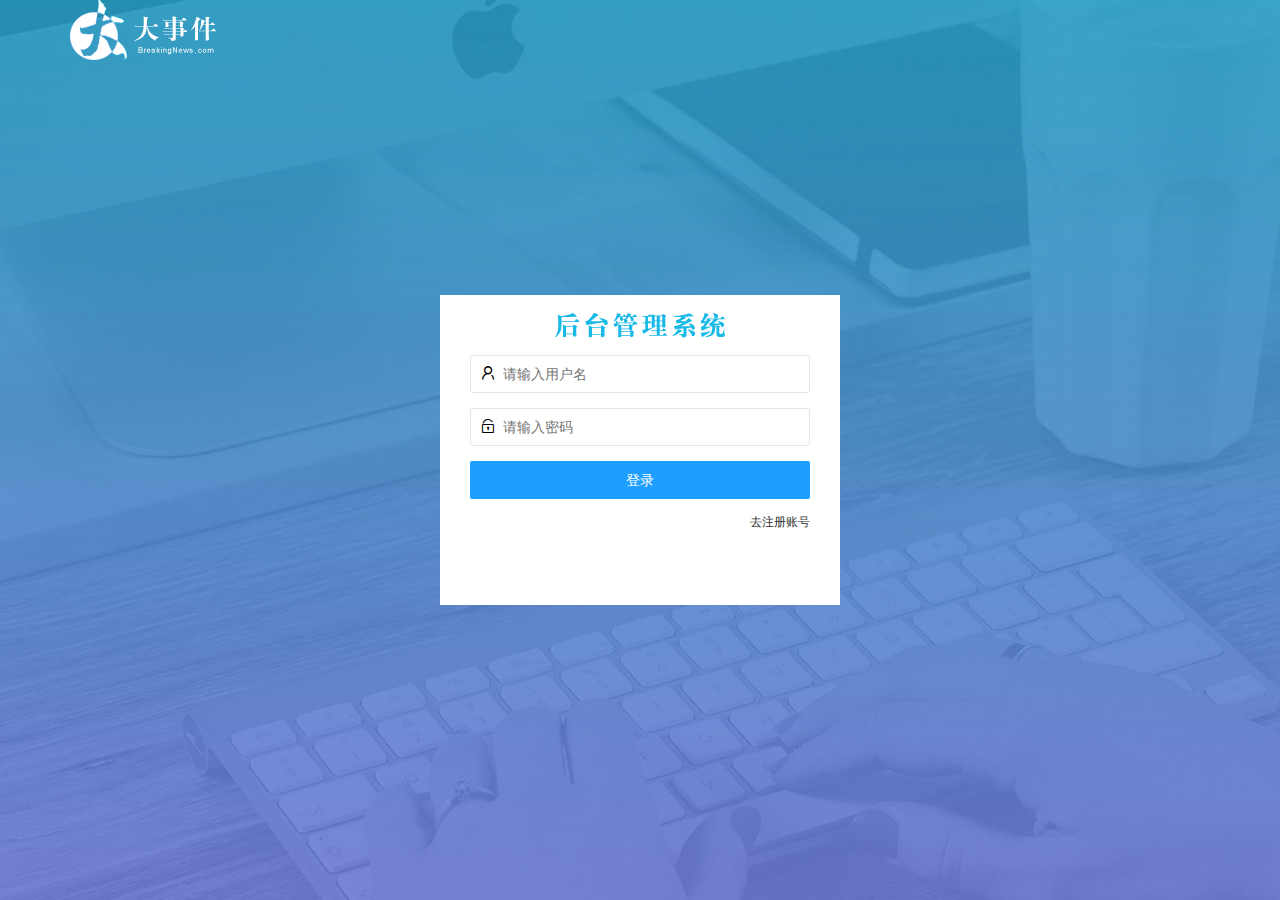
<file: login.html>
<!DOCTYPE html>
<html lang="en">

<head>
    <meta charset="UTF-8">
    <meta name="viewport" content="width=device-width, initial-scale=1.0">
    <title>大事件-登陆/注册</title>
    <!-- 引入leyui样式 -->
    <link rel="stylesheet" href="/assets/lib/layui/css/layui.css" />
    <!-- 自己的样式 会覆盖掉leyui的样式-->
    <link rel="stylesheet" href="/assets/css/login.css" />

</head>

<body>
    <!-- logo区域 -->
    <div class="layui-main">
        <img src="/assets/images/logo.png" alt="">
    </div>

    <!-- 4.登陆注册区域 -->
    <div class="loginAndRegBox">
        <!-- 4.1登陆注册标题区域 -->
        <div class="titleBox"></div>
        <!-- 4.2登陆div -->
        <div class="login-box">
            <!-- 登录表单 -->
            <form class="layui-form" id="form_login">
                <!-- 用户名 -->
                <div class="layui-form-item">
                    <i class="layui-icon layui-icon-username"></i>
                    <input  type="text" name="username" required lay-verify="required|username"
                        placeholder="请输入用户名" autocomplete="off" class="layui-input">
                </div>
                <!-- 密码 -->
                <div class="layui-form-item">
                    <i class="layui-icon layui-icon-password"></i>
                    <input  type="text" name="password" required lay-verify="required|pwd"
                        placeholder="请输入密码" autocomplete="off" class="layui-input">
                </div>
                <!-- 登录按钮 -->
                <div class="layui-form-item">
                    <!-- lay-submit必须存在 会有submit事件绑定 -->
                    <button class="layui-btn layui-btn-fluid layui-btn-normal" lay-submit>登录</button>
                </div>
                <!-- a链接 -->
                <div class="layui-form-item links">
                    <a href="javascript:;" id="link_reg">去注册账号</a>
                </div>
            </form>
        </div>

        <!-- 4.3注册div -->
        <div class="reg-box" style="display: none;">
            <!-- 注册表单 -->
            <form class="layui-form" id="form_reg">
                <!-- 用户名 -->
                <div class="layui-form-item">
                    <i class="layui-icon layui-icon-username"></i>
                    <input type="text" name="username" required lay-verify="required|username" placeholder="请输入用户名"
                        autocomplete="off" class="layui-input">
                </div>
                <!-- 密码 -->
                <div class="layui-form-item">
                    <i class="layui-icon layui-icon-password"></i>
                    <input type="password" name="password" required lay-verify="required|pwd" placeholder="请输入密码"
                        autocomplete="off" class="layui-input">
                </div>
                <!-- 确认密码 -->
                <div class="layui-form-item">
                    <i class="layui-icon layui-icon-password"></i>
                    <input type="password" name="repassword" required lay-verify="required|pwd|repwd"
                        placeholder="请再次确认密码" autocomplete="off" class="layui-input">
                </div>
                <!-- 登录按钮 -->
                <div class="layui-form-item">
                    <!-- lay-submit必须存在 会有submit事件绑定 -->
                    <button class="layui-btn layui-btn-fluid layui-btn-normal" lay-submit>登录</button>
                </div>
                <!-- a链接 -->
                <div class="layui-form-item links">
                    <a href="javascript:;" id="link_login">去登录</a>
                </div>
            </form>
        </div>
    </div>
    <!-- 引入layui的js -->
    <script src="/assets/lib/layui/layui.all.js"></script>
    <!-- 引入jq -->
    <script src="/assets/lib/jquery.js"></script>
    <!-- 引入ajax预过滤 -->
    <script src="/assets/js/baseAPI.js"></script>
    <!-- 引入自己写的js -->
    <script src="/assets/js/login.js"></script>
</body>

</html>
</file>
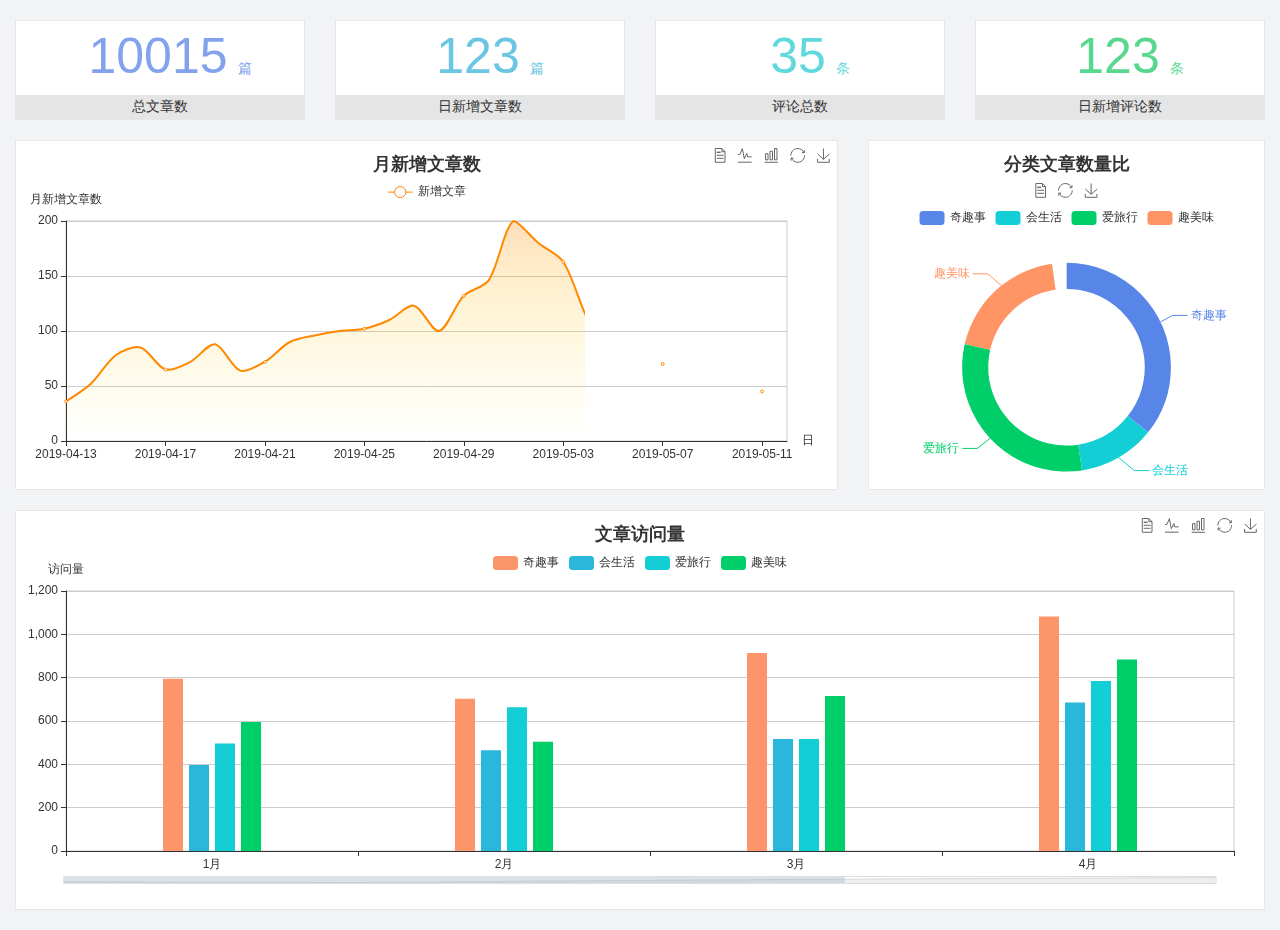
<file: home/dashboard.html>
<!DOCTYPE html>
<html lang="en">

<head>
  <meta charset="UTF-8">
  <meta name="viewport" content="width=device-width, initial-scale=1.0">
  <meta http-equiv="X-UA-Compatible" content="ie=edge">
  <title>图表统计</title>
  <link rel="stylesheet" href="../assets/lib/bootstrap.css" />
  <link rel="stylesheet" href="../assets/lib/main.css" />
  <script src="../assets/lib/jquery.js"></script>
  <script type="text/javascript" src="../assets/lib/echarts.min.js"></script>
</head>

<body>
  <div class="container-fluid">
    <div class="row spannel_list">
      <div class="col-sm-3 col-xs-6">
        <div class="spannel">
          <em>10015</em><span>篇</span>
          <b>总文章数</b>
        </div>
      </div>
      <div class="col-sm-3 col-xs-6">
        <div class="spannel scolor01">
          <em>123</em><span>篇</span>
          <b>日新增文章数</b>
        </div>
      </div>
      <div class="col-sm-3 col-xs-6">
        <div class="spannel scolor02">
          <em>35</em><span>条</span>
          <b>评论总数</b>
        </div>
      </div>
      <div class="col-sm-3 col-xs-6">
        <div class="spannel scolor03">
          <em>123</em><span>条</span>
          <b>日新增评论数</b>
        </div>
      </div>
    </div>
  </div>

  <div class="container-fluid">
    <div class="row curve-pie">
      <div class="col-lg-8 col-md-8">
        <div class="gragh_pannel" id="curve_show"></div>
      </div>
      <div class="col-lg-4 col-md-4">
        <div class="gragh_pannel" id="pie_show"></div>
      </div>
    </div>
  </div>

  <div class="container-fluid">
    <div class="column_pannel" id="column_show"></div>
  </div>

  <script>
    var oChart = echarts.init(document.getElementById('curve_show'));
    var aList_all = [
      { 'count': 36, 'date': '2019-04-13' },
      { 'count': 52, 'date': '2019-04-14' },
      { 'count': 78, 'date': '2019-04-15' },
      { 'count': 85, 'date': '2019-04-16' },
      { 'count': 65, 'date': '2019-04-17' },
      { 'count': 72, 'date': '2019-04-18' },
      { 'count': 88, 'date': '2019-04-19' },
      { 'count': 64, 'date': '2019-04-20' },
      { 'count': 72, 'date': '2019-04-21' },
      { 'count': 90, 'date': '2019-04-22' },
      { 'count': 96, 'date': '2019-04-23' },
      { 'count': 100, 'date': '2019-04-24' },
      { 'count': 102, 'date': '2019-04-25' },
      { 'count': 110, 'date': '2019-04-26' },
      { 'count': 123, 'date': '2019-04-27' },
      { 'count': 100, 'date': '2019-04-28' },
      { 'count': 132, 'date': '2019-04-29' },
      { 'count': 146, 'date': '2019-04-30' },
      { 'count': 200, 'date': '2019-05-01' },
      { 'count': 180, 'date': '2019-05-02' },
      { 'count': 163, 'date': '2019-05-03' },
      { 'count': 110, 'date': '2019-05-04' },
      { 'count': 80, 'date': '2019-05-05' },
      { 'count': 82, 'date': '2019-05-06' },
      { 'count': 70, 'date': '2019-05-07' },
      { 'count': 65, 'date': '2019-05-08' },
      { 'count': 54, 'date': '2019-05-09' },
      { 'count': 40, 'date': '2019-05-10' },
      { 'count': 45, 'date': '2019-05-11' },
      { 'count': 38, 'date': '2019-05-12' },
    ];

    let aCount = [];
    let aDate = [];

    for (var i = 0; i < aList_all.length; i++) {
      aCount.push(aList_all[i].count);
      aDate.push(aList_all[i].date);
    }

    var chartopt = {
      title: {
        text: '月新增文章数',
        left: 'center',
        top: '10'
      },
      tooltip: {
        trigger: 'axis'
      },
      legend: {
        data: ['新增文章'],
        top: '40'
      },
      toolbox: {
        show: true,
        feature: {
          mark: { show: true },
          dataView: { show: true, readOnly: false },
          magicType: { show: true, type: ['line', 'bar'] },
          restore: { show: true },
          saveAsImage: { show: true }
        }
      },
      calculable: true,
      xAxis: [
        {
          name: '日',
          type: 'category',
          boundaryGap: false,
          data: aDate
        }
      ],
      yAxis: [
        {
          name: '月新增文章数',
          type: 'value'
        }
      ],
      series: [
        {
          name: '新增文章',
          type: 'line',
          smooth: true,
          itemStyle: { normal: { areaStyle: { type: 'default' }, color: '#f80' }, lineStyle: { color: '#f80' } },
          data: aCount
        }],
      areaStyle: {
        normal: {
          color: new echarts.graphic.LinearGradient(0, 0, 0, 1, [{
            offset: 0,
            color: 'rgba(255,136,0,0.39)'
          }, {
            offset: .34,
            color: 'rgba(255,180,0,0.25)'
          }, {
            offset: 1,
            color: 'rgba(255,222,0,0.00)'
          }])

        }
      },
      grid: {
        show: true,
        x: 50,
        x2: 50,
        y: 80,
        height: 220
      }
    };

    oChart.setOption(chartopt);


    var oPie = echarts.init(document.getElementById('pie_show'));
    var oPieopt =
    {
      title: {
        top: 10,
        text: '分类文章数量比',
        x: 'center'
      },
      tooltip: {
        trigger: 'item',
        formatter: "{a} <br/>{b} : {c} ({d}%)"
      },
      color: ['#5885e8', '#13cfd5', '#00ce68', '#ff9565'],
      legend: {
        x: 'center',
        top: 65,
        data: ['奇趣事', '会生活', '爱旅行', '趣美味']
      },
      toolbox: {
        show: true,
        x: 'center',
        top: 35,
        feature: {
          mark: { show: true },
          dataView: { show: true, readOnly: false },
          magicType: {
            show: true,
            type: ['pie', 'funnel'],
            option: {
              funnel: {
                x: '25%',
                width: '50%',
                funnelAlign: 'left',
                max: 1548
              }
            }
          },
          restore: { show: true },
          saveAsImage: { show: true }
        }
      },
      calculable: true,
      series: [
        {
          name: '访问来源',
          type: 'pie',
          radius: ['45%', '60%'],
          center: ['50%', '65%'],
          data: [
            { value: 300, name: '奇趣事' },
            { value: 100, name: '会生活' },
            { value: 260, name: '爱旅行' },
            { value: 180, name: '趣美味' }
          ]
        }
      ]
    };
    oPie.setOption(oPieopt);



    var oColumn = this.echarts.init(document.getElementById('column_show'));
    var oColumnopt =
    {
      title: {
        text: '文章访问量',
        left: 'center',
        top: '10'
      },
      tooltip: {
        trigger: 'axis'
      },
      legend: {
        data: ['奇趣事', '会生活', '爱旅行', '趣美味'],
        top: '40'
      },
      toolbox: {
        show: true,
        feature: {
          mark: { show: true },
          dataView: { show: true, readOnly: false },
          magicType: { show: true, type: ['line', 'bar'] },
          restore: { show: true },
          saveAsImage: { show: true }
        }
      },
      calculable: true,
      xAxis: [
        {
          type: 'category',
          data: ['1月', '2月', '3月', '4月', '5月']
        }
      ],
      yAxis: [
        {
          name: '访问量',
          type: 'value'
        }
      ],
      series: [
        {
          name: '奇趣事',
          type: 'bar',
          barWidth: 20,
          itemStyle: {
            normal: { areaStyle: { type: 'default' }, color: '#fd956a' }
          },
          data: [800, 708, 920, 1090, 1200]
        },
        {
          name: '会生活',
          type: 'bar',
          barWidth: 20,
          itemStyle: {
            normal: { areaStyle: { type: 'default' }, color: '#2bb6db' }
          },
          data: [400, 468, 520, 690, 800]
        },
        {
          name: '爱旅行',
          type: 'bar',
          barWidth: 20,
          itemStyle: {
            normal: { areaStyle: { type: 'default' }, color: '#13cfd5' }
          },
          data: [500, 668, 520, 790, 900]
        },
        {
          name: '趣美味',
          type: 'bar',
          barWidth: 20,
          itemStyle: {
            normal: { areaStyle: { type: 'default' }, color: '#00ce68' }
          },
          data: [600, 508, 720, 890, 1000]
        }
      ],
      grid: {
        show: true,
        x: 50,
        x2: 30,
        y: 80,
        height: 260
      },
      dataZoom: [//给x轴设置滚动条
        {
          start: 0,//默认为0
          end: 100 - 1000 / 31,//默认为100
          type: 'slider',
          show: true,
          xAxisIndex: [0],
          handleSize: 0,//滑动条的 左右2个滑动条的大小
          height: 8,//组件高度
          left: 45, //左边的距离
          right: 50,//右边的距离
          bottom: 26,//右边的距离
          handleColor: '#ddd',//h滑动图标的颜色
          handleStyle: {
            borderColor: "#cacaca",
            borderWidth: "1",
            shadowBlur: 2,
            background: "#ddd",
            shadowColor: "#ddd",
          }
        }]
    };
    oColumn.setOption(oColumnopt);
  </script>
</body>

</html>
</file>
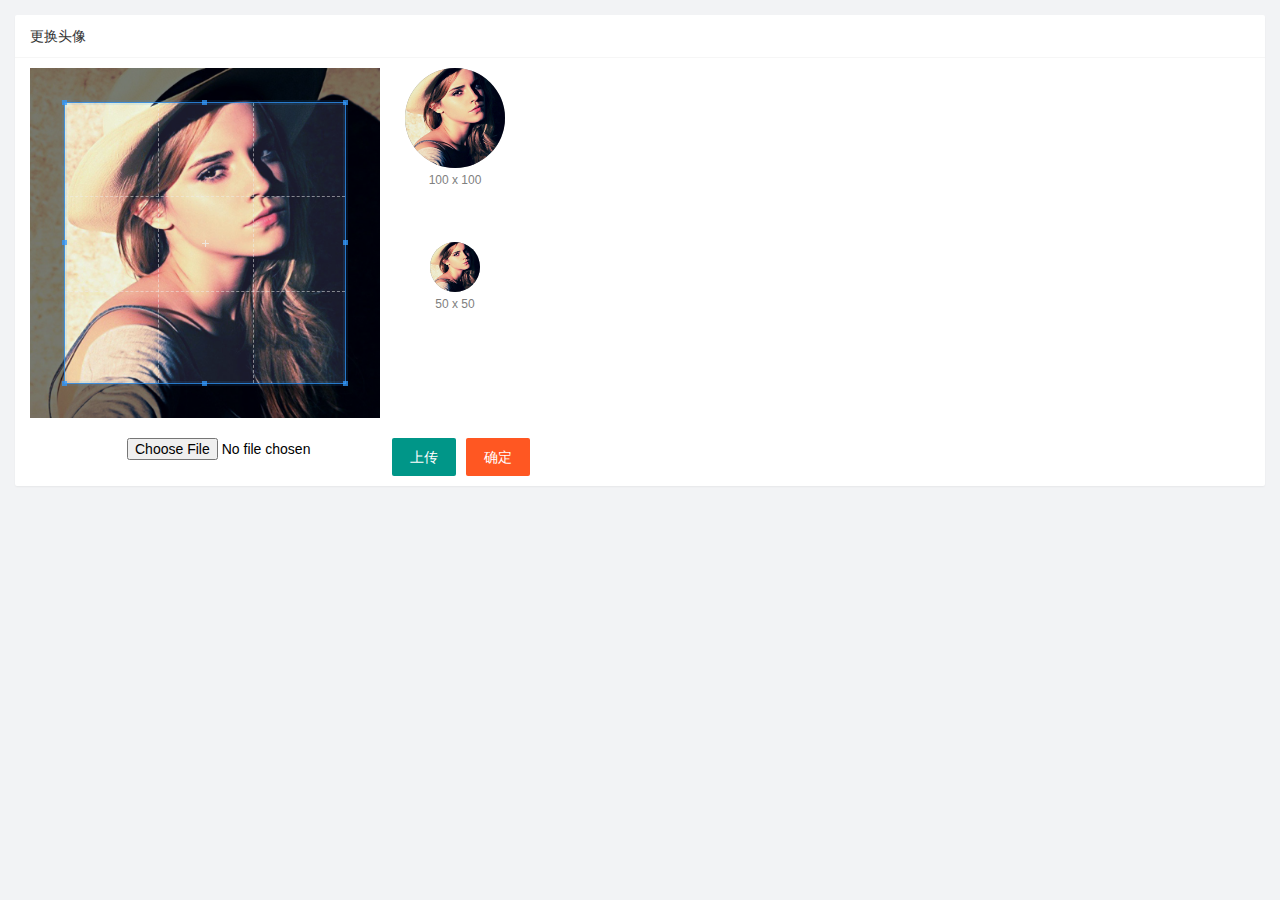
<file: user/user_avatar.html>
<!DOCTYPE html>
<html lang="en">

<head>
    <meta charset="UTF-8">
    <meta name="viewport" content="width=device-width, initial-scale=1.0">
    <title>Document</title>
    <link rel="stylesheet" href="/assets/lib/layui/css/layui.css">
    <link rel="stylesheet" href="/assets/lib/cropper/cropper.css">
    <link rel="stylesheet" href="/assets/css/user/user_avatar.css">
</head>

<body>
    <div class="layui-card">
        <div class="layui-card-header">更换头像</div>
        <div class="layui-card-body">
            <!-- 图片区域 -->
            <!-- 第一行的图片裁剪和预览区域 -->
            <div class="row1">
                <!-- 图片裁剪区域 -->
                <div class="cropper-box">
                    <!-- 这个 img 标签很重要，将来会把它初始化为裁剪区域 -->
                    <img id="image" src="/assets/images/sample.jpg" />
                </div>
                <!-- 图片的预览区域 -->
                <div class="preview-box">
                    <div>
                        <!-- 宽高为 100px 的预览区域 -->
                        <div class="img-preview w100"></div>
                        <p class="size">100 x 100</p>
                    </div>
                    <div>
                        <!-- 宽高为 50px 的预览区域 -->
                        <div class="img-preview w50"></div>
                        <p class="size">50 x 50</p>
                    </div>
                </div>
            </div>

            <!-- 第二行的按钮区域 -->
            <div class="row2">
                <input type="file" id="file" accept="image/png,image/jpeeg">
                <button id="btnChooseImage" type="button" class="layui-btn">上传</button>
                <button id="btnUpload" type="button" class="layui-btn layui-btn-danger">确定</button>
            </div>
        </div>
    </div>
    <script src="/assets/lib/layui/layui.all.js"></script>
    <script src="/assets/lib/jquery.js"></script>
    <script src="/assets/lib/cropper/Cropper.js"></script>
    <script src="/assets/lib/cropper/jquery-cropper.js"></script>
    <script src="/assets/js/baseAPI.js"></script>
    <script src="/assets/js/user/user_avatar.js"></script>
</body>

</html>
</file>
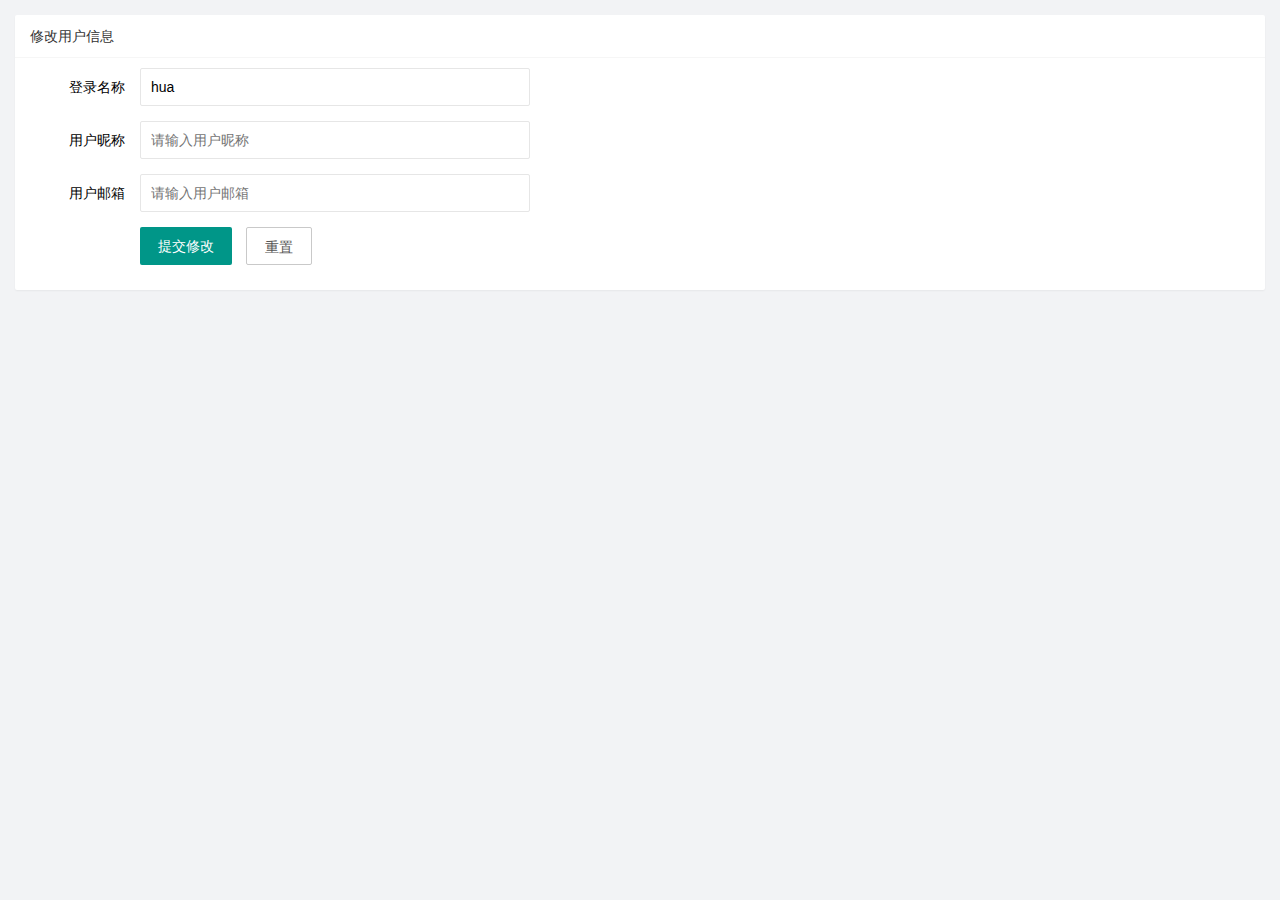
<file: user/user_info.html>
<!DOCTYPE html>
<html lang="en">

<head>
    <meta charset="UTF-8">
    <meta name="viewport" content="width=device-width, initial-scale=1.0">
    <title>Document</title>
    <link rel="stylesheet" href="/assets/lib/layui/css/layui.css">
    <link rel="stylesheet" href="/assets/css/user/user_info.css" />
</head>

<body>
    <div class="layui-card">
        <div class="layui-card-header">修改用户信息</div>
        <div class="layui-card-body">
            <!-- form表单 -->
            <form class="layui-form" lay-filter="formUserInfo">
                <!-- id -->
                <input type="hidden" name="id">
                <!-- 用户名 -->
                <div class="layui-form-item">
                    <label class="layui-form-label">登录名称</label>
                    <div class="layui-input-block">
                        <input value="hua" type="text" name="username" readonly required lay-verify="required" placeholder="请输入标题"
                            autocomplete="off" class="layui-input">
                    </div>
                </div>
                <!-- 昵称 -->
                <div class="layui-form-item">
                    <label class="layui-form-label">用户昵称</label>
                    <div class="layui-input-block">
                        <input type="text" name="nickname" required lay-verify="required|nickname" placeholder="请输入用户昵称"
                            autocomplete="off" class="layui-input">
                    </div>
                </div>
                <!-- 邮箱 -->
                <div class="layui-form-item">
                    <label class="layui-form-label">用户邮箱</label>
                    <div class="layui-input-block">
                        <input type="text" name="email" required lay-verify="required|email" placeholder="请输入用户邮箱"
                            autocomplete="off" class="layui-input">
                    </div>
                </div>
                <!-- 按钮 -->
                <div class="layui-form-item">
                    <div class="layui-input-block">
                      <button class="layui-btn" lay-submit lay-filter="formDemo">提交修改</button>
                      <button id="btnReset" type="reset" class="layui-btn layui-btn-primary">重置</button>
                    </div>
                  </div>
            </form>
        </div>
    </div>

    <script src="/assets/lib/layui/layui.all.js"></script>
    <script src="/assets/lib/jquery.js"></script>
    <script src="/assets/js/baseAPI.js"></script>
    <script src="/assets/js/user/user_info.js"></script>

</body>

</html>
</file>
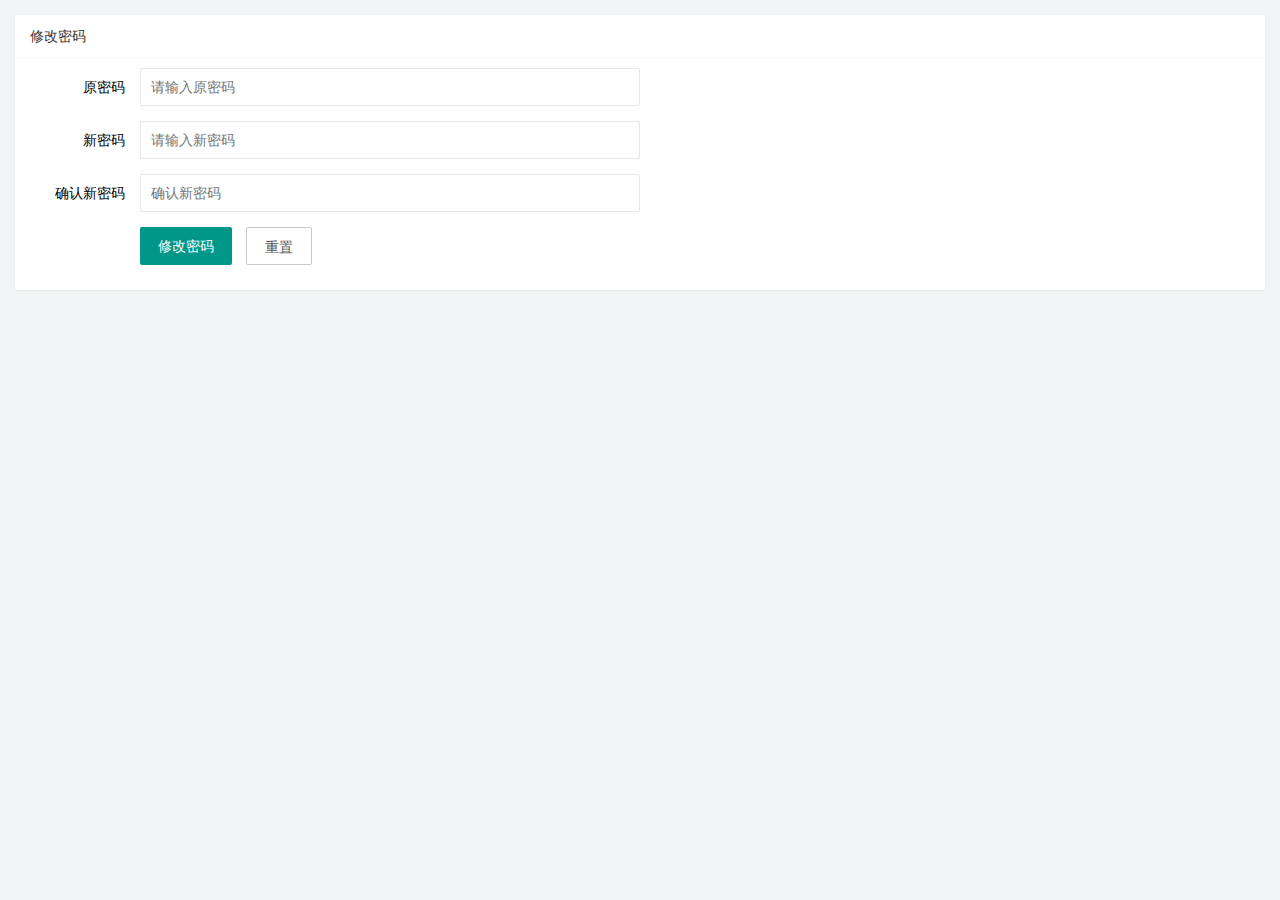
<file: user/user_pwd.html>
<!DOCTYPE html>
<html lang="en">

<head>
    <meta charset="UTF-8">
    <meta name="viewport" content="width=device-width, initial-scale=1.0">
    <title>Document</title>
    <link rel="stylesheet" href="/assets/lib/layui/css/layui.css">
    <link rel="stylesheet" href="/assets/css/user/user_pwd.css">
</head>

<body>
    <div class="layui-card">
        <div class="layui-card-header">修改密码</div>
        <div class="layui-card-body">
            <form class="layui-form">

                <div class="layui-form-item">
                    <label class="layui-form-label">原密码</label>
                    <div class="layui-input-block">
                        <input type="text" name="oldPwd" required lay-verify="required|pwd" placeholder="请输入原密码"
                            autocomplete="off" class="layui-input">
                    </div>
                </div>
                <div class="layui-form-item">
                    <label class="layui-form-label">新密码</label>
                    <div class="layui-input-block">
                        <input type="text" name="newPwd" required lay-verify="required|pwd|samepwd" placeholder="请输入新密码"
                            autocomplete="off" class="layui-input">
                    </div>
                </div>
                <div class="layui-form-item">
                    <label class="layui-form-label">确认新密码</label>
                    <div class="layui-input-block">
                        <input type="text" name="rePwd" required lay-verify="required|pwd|repwd" placeholder="确认新密码"
                            autocomplete="off" class="layui-input">
                    </div>
                </div>
                <div class="layui-form-item">
                    <div class="layui-input-block">
                        <button class="layui-btn" lay-submit lay-filter="formDemo">修改密码</button>
                        <button type="reset" class="layui-btn layui-btn-primary">重置</button>
                    </div>
                </div>
            </form>
        </div>
    </div>

    <script src="/assets/lib/layui/layui.all.js"></script>
    <script src="/assets/lib/jquery.js"></script>
    <script src="/assets/js/baseAPI.js"></script>
    <script src="/assets/js/user/user_pwd.js"></script>
</body>

</html>
</file>
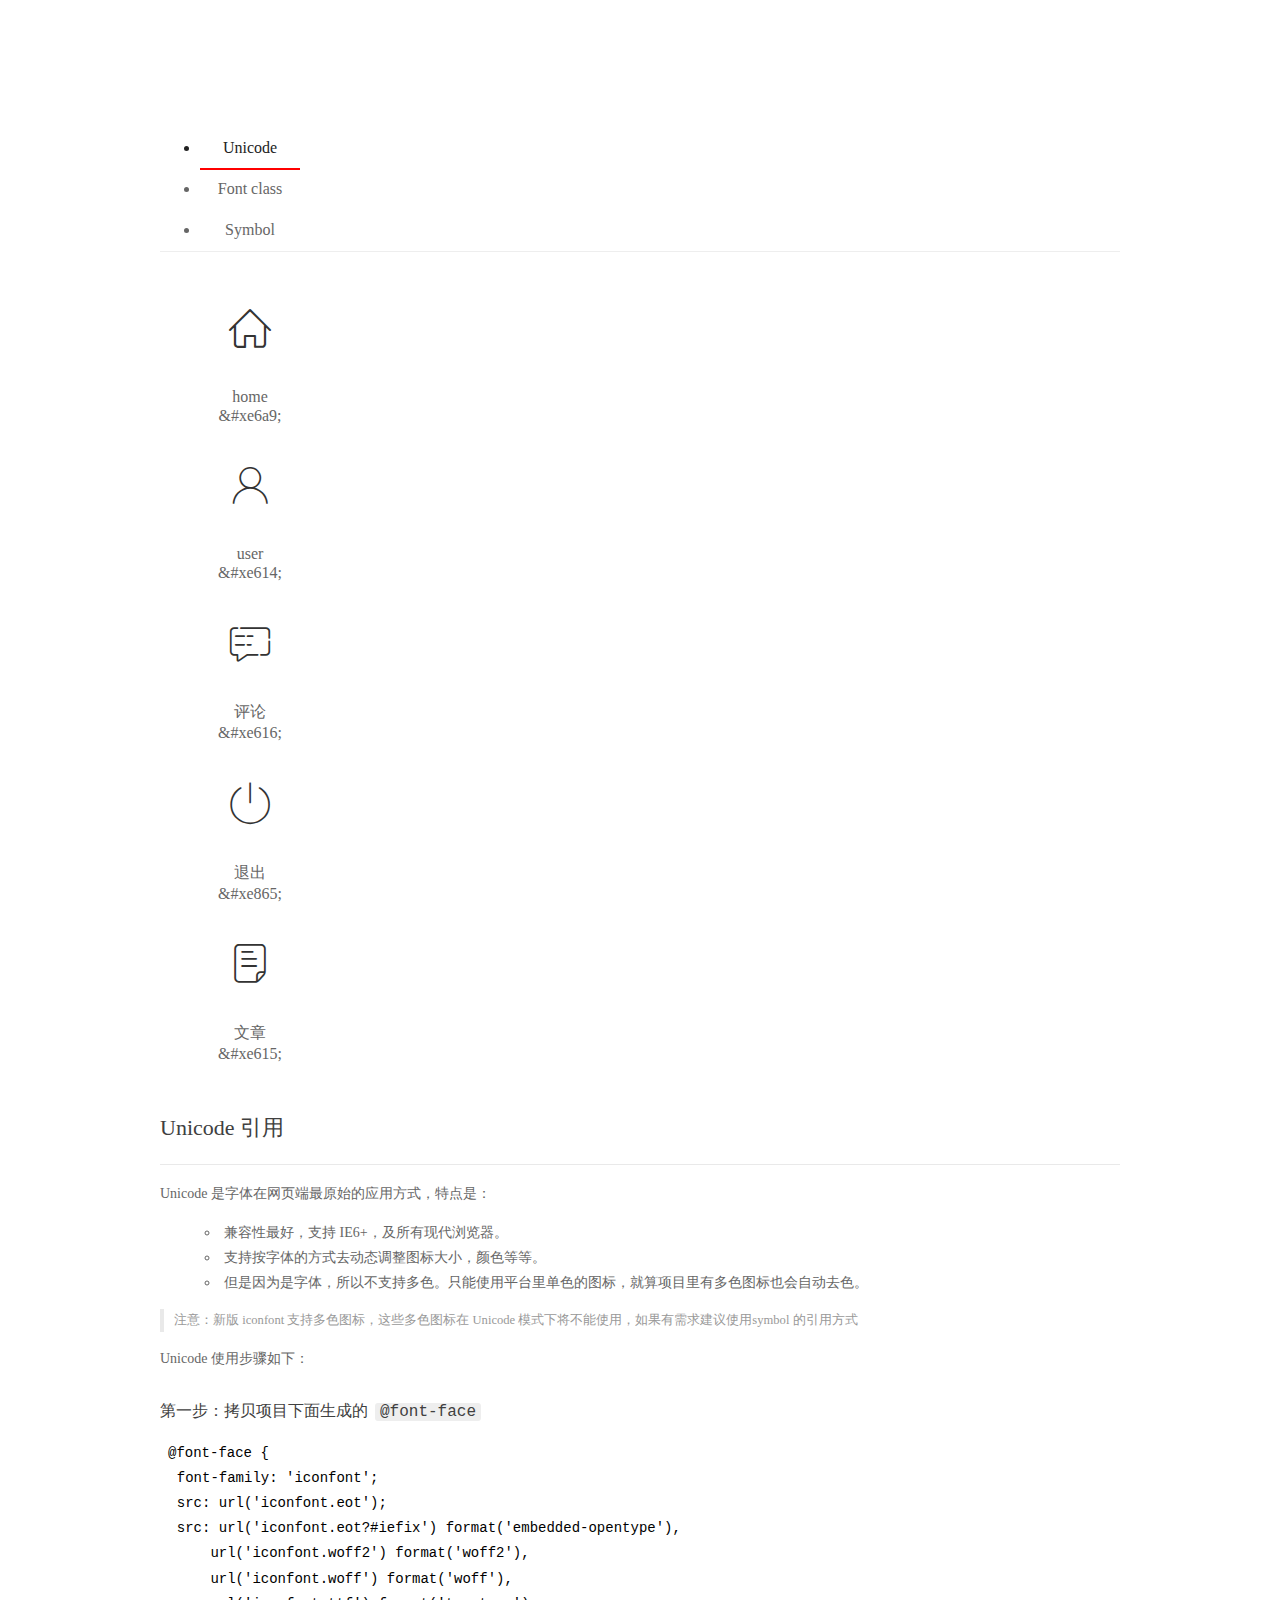
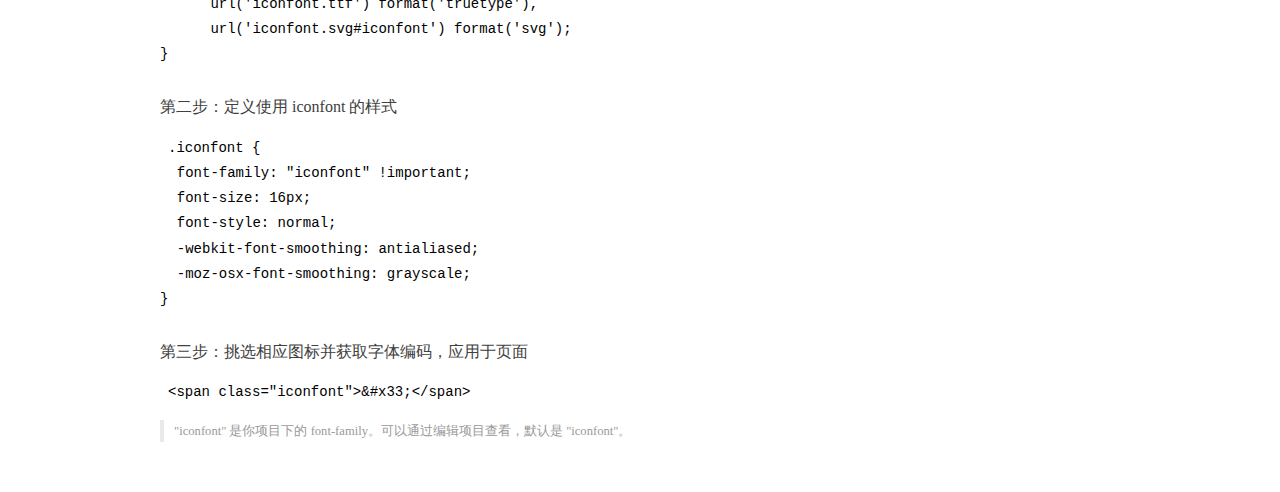
<file: assets/fonts/demo_index.html>
<!DOCTYPE html>
<html>
<head>
  <meta charset="utf-8"/>
  <title>IconFont Demo</title>
  <link rel="shortcut icon" href="https://gtms04.alicdn.com/tps/i4/TB1_oz6GVXXXXaFXpXXJDFnIXXX-64-64.ico" type="image/x-icon"/>
  <link rel="stylesheet" href="https://g.alicdn.com/thx/cube/1.3.2/cube.min.css">
  <link rel="stylesheet" href="demo.css">
  <link rel="stylesheet" href="iconfont.css">
  <script src="iconfont.js"></script>
  <!-- jQuery -->
  <script src="https://a1.alicdn.com/oss/uploads/2018/12/26/7bfddb60-08e8-11e9-9b04-53e73bb6408b.js"></script>
  <!-- 代码高亮 -->
  <script src="https://a1.alicdn.com/oss/uploads/2018/12/26/a3f714d0-08e6-11e9-8a15-ebf944d7534c.js"></script>
</head>
<body>
  <div class="main">
    <h1 class="logo"><a href="https://www.iconfont.cn/" title="iconfont 首页" target="_blank">&#xe86b;</a></h1>
    <div class="nav-tabs">
      <ul id="tabs" class="dib-box">
        <li class="dib active"><span>Unicode</span></li>
        <li class="dib"><span>Font class</span></li>
        <li class="dib"><span>Symbol</span></li>
      </ul>
      
    </div>
    <div class="tab-container">
      <div class="content unicode" style="display: block;">
          <ul class="icon_lists dib-box">
          
            <li class="dib">
              <span class="icon iconfont">&#xe6a9;</span>
                <div class="name">home</div>
                <div class="code-name">&amp;#xe6a9;</div>
              </li>
          
            <li class="dib">
              <span class="icon iconfont">&#xe614;</span>
                <div class="name">user</div>
                <div class="code-name">&amp;#xe614;</div>
              </li>
          
            <li class="dib">
              <span class="icon iconfont">&#xe616;</span>
                <div class="name">评论</div>
                <div class="code-name">&amp;#xe616;</div>
              </li>
          
            <li class="dib">
              <span class="icon iconfont">&#xe865;</span>
                <div class="name">退出</div>
                <div class="code-name">&amp;#xe865;</div>
              </li>
          
            <li class="dib">
              <span class="icon iconfont">&#xe615;</span>
                <div class="name">文章</div>
                <div class="code-name">&amp;#xe615;</div>
              </li>
          
          </ul>
          <div class="article markdown">
          <h2 id="unicode-">Unicode 引用</h2>
          <hr>

          <p>Unicode 是字体在网页端最原始的应用方式，特点是：</p>
          <ul>
            <li>兼容性最好，支持 IE6+，及所有现代浏览器。</li>
            <li>支持按字体的方式去动态调整图标大小，颜色等等。</li>
            <li>但是因为是字体，所以不支持多色。只能使用平台里单色的图标，就算项目里有多色图标也会自动去色。</li>
          </ul>
          <blockquote>
            <p>注意：新版 iconfont 支持多色图标，这些多色图标在 Unicode 模式下将不能使用，如果有需求建议使用symbol 的引用方式</p>
          </blockquote>
          <p>Unicode 使用步骤如下：</p>
          <h3 id="-font-face">第一步：拷贝项目下面生成的 <code>@font-face</code></h3>
<pre><code class="language-css"
>@font-face {
  font-family: 'iconfont';
  src: url('iconfont.eot');
  src: url('iconfont.eot?#iefix') format('embedded-opentype'),
      url('iconfont.woff2') format('woff2'),
      url('iconfont.woff') format('woff'),
      url('iconfont.ttf') format('truetype'),
      url('iconfont.svg#iconfont') format('svg');
}
</code></pre>
          <h3 id="-iconfont-">第二步：定义使用 iconfont 的样式</h3>
<pre><code class="language-css"
>.iconfont {
  font-family: "iconfont" !important;
  font-size: 16px;
  font-style: normal;
  -webkit-font-smoothing: antialiased;
  -moz-osx-font-smoothing: grayscale;
}
</code></pre>
          <h3 id="-">第三步：挑选相应图标并获取字体编码，应用于页面</h3>
<pre>
<code class="language-html"
>&lt;span class="iconfont"&gt;&amp;#x33;&lt;/span&gt;
</code></pre>
          <blockquote>
            <p>"iconfont" 是你项目下的 font-family。可以通过编辑项目查看，默认是 "iconfont"。</p>
          </blockquote>
          </div>
      </div>
      <div class="content font-class">
        <ul class="icon_lists dib-box">
          
          <li class="dib">
            <span class="icon iconfont icon-home"></span>
            <div class="name">
              home
            </div>
            <div class="code-name">.icon-home
            </div>
          </li>
          
          <li class="dib">
            <span class="icon iconfont icon-user"></span>
            <div class="name">
              user
            </div>
            <div class="code-name">.icon-user
            </div>
          </li>
          
          <li class="dib">
            <span class="icon iconfont icon-pinglun"></span>
            <div class="name">
              评论
            </div>
            <div class="code-name">.icon-pinglun
            </div>
          </li>
          
          <li class="dib">
            <span class="icon iconfont icon-tuichu"></span>
            <div class="name">
              退出
            </div>
            <div class="code-name">.icon-tuichu
            </div>
          </li>
          
          <li class="dib">
            <span class="icon iconfont icon-16"></span>
            <div class="name">
              文章
            </div>
            <div class="code-name">.icon-16
            </div>
          </li>
          
        </ul>
        <div class="article markdown">
        <h2 id="font-class-">font-class 引用</h2>
        <hr>

        <p>font-class 是 Unicode 使用方式的一种变种，主要是解决 Unicode 书写不直观，语意不明确的问题。</p>
        <p>与 Unicode 使用方式相比，具有如下特点：</p>
        <ul>
          <li>兼容性良好，支持 IE8+，及所有现代浏览器。</li>
          <li>相比于 Unicode 语意明确，书写更直观。可以很容易分辨这个 icon 是什么。</li>
          <li>因为使用 class 来定义图标，所以当要替换图标时，只需要修改 class 里面的 Unicode 引用。</li>
          <li>不过因为本质上还是使用的字体，所以多色图标还是不支持的。</li>
        </ul>
        <p>使用步骤如下：</p>
        <h3 id="-fontclass-">第一步：引入项目下面生成的 fontclass 代码：</h3>
<pre><code class="language-html">&lt;link rel="stylesheet" href="./iconfont.css"&gt;
</code></pre>
        <h3 id="-">第二步：挑选相应图标并获取类名，应用于页面：</h3>
<pre><code class="language-html">&lt;span class="iconfont icon-xxx"&gt;&lt;/span&gt;
</code></pre>
        <blockquote>
          <p>"
            iconfont" 是你项目下的 font-family。可以通过编辑项目查看，默认是 "iconfont"。</p>
        </blockquote>
      </div>
      </div>
      <div class="content symbol">
          <ul class="icon_lists dib-box">
          
            <li class="dib">
                <svg class="icon svg-icon" aria-hidden="true">
                  <use xlink:href="#icon-home"></use>
                </svg>
                <div class="name">home</div>
                <div class="code-name">#icon-home</div>
            </li>
          
            <li class="dib">
                <svg class="icon svg-icon" aria-hidden="true">
                  <use xlink:href="#icon-user"></use>
                </svg>
                <div class="name">user</div>
                <div class="code-name">#icon-user</div>
            </li>
          
            <li class="dib">
                <svg class="icon svg-icon" aria-hidden="true">
                  <use xlink:href="#icon-pinglun"></use>
                </svg>
                <div class="name">评论</div>
                <div class="code-name">#icon-pinglun</div>
            </li>
          
            <li class="dib">
                <svg class="icon svg-icon" aria-hidden="true">
                  <use xlink:href="#icon-tuichu"></use>
                </svg>
                <div class="name">退出</div>
                <div class="code-name">#icon-tuichu</div>
            </li>
          
            <li class="dib">
                <svg class="icon svg-icon" aria-hidden="true">
                  <use xlink:href="#icon-16"></use>
                </svg>
                <div class="name">文章</div>
                <div class="code-name">#icon-16</div>
            </li>
          
          </ul>
          <div class="article markdown">
          <h2 id="symbol-">Symbol 引用</h2>
          <hr>

          <p>这是一种全新的使用方式，应该说这才是未来的主流，也是平台目前推荐的用法。相关介绍可以参考这篇<a href="">文章</a>
            这种用法其实是做了一个 SVG 的集合，与另外两种相比具有如下特点：</p>
          <ul>
            <li>支持多色图标了，不再受单色限制。</li>
            <li>通过一些技巧，支持像字体那样，通过 <code>font-size</code>, <code>color</code> 来调整样式。</li>
            <li>兼容性较差，支持 IE9+，及现代浏览器。</li>
            <li>浏览器渲染 SVG 的性能一般，还不如 png。</li>
          </ul>
          <p>使用步骤如下：</p>
          <h3 id="-symbol-">第一步：引入项目下面生成的 symbol 代码：</h3>
<pre><code class="language-html">&lt;script src="./iconfont.js"&gt;&lt;/script&gt;
</code></pre>
          <h3 id="-css-">第二步：加入通用 CSS 代码（引入一次就行）：</h3>
<pre><code class="language-html">&lt;style&gt;
.icon {
  width: 1em;
  height: 1em;
  vertical-align: -0.15em;
  fill: currentColor;
  overflow: hidden;
}
&lt;/style&gt;
</code></pre>
          <h3 id="-">第三步：挑选相应图标并获取类名，应用于页面：</h3>
<pre><code class="language-html">&lt;svg class="icon" aria-hidden="true"&gt;
  &lt;use xlink:href="#icon-xxx"&gt;&lt;/use&gt;
&lt;/svg&gt;
</code></pre>
          </div>
      </div>

    </div>
  </div>
  <script>
  $(document).ready(function () {
      $('.tab-container .content:first').show()

      $('#tabs li').click(function (e) {
        var tabContent = $('.tab-container .content')
        var index = $(this).index()

        if ($(this).hasClass('active')) {
          return
        } else {
          $('#tabs li').removeClass('active')
          $(this).addClass('active')

          tabContent.hide().eq(index).fadeIn()
        }
      })
    })
  </script>
</body>
</html>
</file>
<file: assets/lib/layui/css/layui.css>
/** layui-v2.5.5 MIT License By https://www.layui.com */
 .layui-inline,img{display:inline-block;vertical-align:middle}h1,h2,h3,h4,h5,h6{font-weight:400}.layui-edge,.layui-header,.layui-inline,.layui-main{position:relative}.layui-body,.layui-edge,.layui-elip{overflow:hidden}.layui-btn,.layui-edge,.layui-inline,img{vertical-align:middle}.layui-btn,.layui-disabled,.layui-icon,.layui-unselect{-moz-user-select:none;-webkit-user-select:none;-ms-user-select:none}.layui-elip,.layui-form-checkbox span,.layui-form-pane .layui-form-label{text-overflow:ellipsis;white-space:nowrap}.layui-breadcrumb,.layui-tree-btnGroup{visibility:hidden}blockquote,body,button,dd,div,dl,dt,form,h1,h2,h3,h4,h5,h6,input,li,ol,p,pre,td,textarea,th,ul{margin:0;padding:0;-webkit-tap-highlight-color:rgba(0,0,0,0)}a:active,a:hover{outline:0}img{border:none}li{list-style:none}table{border-collapse:collapse;border-spacing:0}h4,h5,h6{font-size:100%}button,input,optgroup,option,select,textarea{font-family:inherit;font-size:inherit;font-style:inherit;font-weight:inherit;outline:0}pre{white-space:pre-wrap;white-space:-moz-pre-wrap;white-space:-pre-wrap;white-space:-o-pre-wrap;word-wrap:break-word}body{line-height:24px;font:14px Helvetica Neue,Helvetica,PingFang SC,Tahoma,Arial,sans-serif}hr{height:1px;margin:10px 0;border:0;clear:both}a{color:#333;text-decoration:none}a:hover{color:#777}a cite{font-style:normal;*cursor:pointer}.layui-border-box,.layui-border-box *{box-sizing:border-box}.layui-box,.layui-box *{box-sizing:content-box}.layui-clear{clear:both;*zoom:1}.layui-clear:after{content:'\20';clear:both;*zoom:1;display:block;height:0}.layui-inline{*display:inline;*zoom:1}.layui-edge{display:inline-block;width:0;height:0;border-width:6px;border-style:dashed;border-color:transparent}.layui-edge-top{top:-4px;border-bottom-color:#999;border-bottom-style:solid}.layui-edge-right{border-left-color:#999;border-left-style:solid}.layui-edge-bottom{top:2px;border-top-color:#999;border-top-style:solid}.layui-edge-left{border-right-color:#999;border-right-style:solid}.layui-disabled,.layui-disabled:hover{color:#d2d2d2!important;cursor:not-allowed!important}.layui-circle{border-radius:100%}.layui-show{display:block!important}.layui-hide{display:none!important}@font-face{font-family:layui-icon;src:url(../font/iconfont.eot?v=250);src:url(../font/iconfont.eot?v=250#iefix) format('embedded-opentype'),url(../font/iconfont.woff2?v=250) format('woff2'),url(../font/iconfont.woff?v=250) format('woff'),url(../font/iconfont.ttf?v=250) format('truetype'),url(../font/iconfont.svg?v=250#layui-icon) format('svg')}.layui-icon{font-family:layui-icon!important;font-size:16px;font-style:normal;-webkit-font-smoothing:antialiased;-moz-osx-font-smoothing:grayscale}.layui-icon-reply-fill:before{content:"\e611"}.layui-icon-set-fill:before{content:"\e614"}.layui-icon-menu-fill:before{content:"\e60f"}.layui-icon-search:before{content:"\e615"}.layui-icon-share:before{content:"\e641"}.layui-icon-set-sm:before{content:"\e620"}.layui-icon-engine:before{content:"\e628"}.layui-icon-close:before{content:"\1006"}.layui-icon-close-fill:before{content:"\1007"}.layui-icon-chart-screen:before{content:"\e629"}.layui-icon-star:before{content:"\e600"}.layui-icon-circle-dot:before{content:"\e617"}.layui-icon-chat:before{content:"\e606"}.layui-icon-release:before{content:"\e609"}.layui-icon-list:before{content:"\e60a"}.layui-icon-chart:before{content:"\e62c"}.layui-icon-ok-circle:before{content:"\1005"}.layui-icon-layim-theme:before{content:"\e61b"}.layui-icon-table:before{content:"\e62d"}.layui-icon-right:before{content:"\e602"}.layui-icon-left:before{content:"\e603"}.layui-icon-cart-simple:before{content:"\e698"}.layui-icon-face-cry:before{content:"\e69c"}.layui-icon-face-smile:before{content:"\e6af"}.layui-icon-survey:before{content:"\e6b2"}.layui-icon-tree:before{content:"\e62e"}.layui-icon-upload-circle:before{content:"\e62f"}.layui-icon-add-circle:before{content:"\e61f"}.layui-icon-download-circle:before{content:"\e601"}.layui-icon-templeate-1:before{content:"\e630"}.layui-icon-util:before{content:"\e631"}.layui-icon-face-surprised:before{content:"\e664"}.layui-icon-edit:before{content:"\e642"}.layui-icon-speaker:before{content:"\e645"}.layui-icon-down:before{content:"\e61a"}.layui-icon-file:before{content:"\e621"}.layui-icon-layouts:before{content:"\e632"}.layui-icon-rate-half:before{content:"\e6c9"}.layui-icon-add-circle-fine:before{content:"\e608"}.layui-icon-prev-circle:before{content:"\e633"}.layui-icon-read:before{content:"\e705"}.layui-icon-404:before{content:"\e61c"}.layui-icon-carousel:before{content:"\e634"}.layui-icon-help:before{content:"\e607"}.layui-icon-code-circle:before{content:"\e635"}.layui-icon-water:before{content:"\e636"}.layui-icon-username:before{content:"\e66f"}.layui-icon-find-fill:before{content:"\e670"}.layui-icon-about:before{content:"\e60b"}.layui-icon-location:before{content:"\e715"}.layui-icon-up:before{content:"\e619"}.layui-icon-pause:before{content:"\e651"}.layui-icon-date:before{content:"\e637"}.layui-icon-layim-uploadfile:before{content:"\e61d"}.layui-icon-delete:before{content:"\e640"}.layui-icon-play:before{content:"\e652"}.layui-icon-top:before{content:"\e604"}.layui-icon-friends:before{content:"\e612"}.layui-icon-refresh-3:before{content:"\e9aa"}.layui-icon-ok:before{content:"\e605"}.layui-icon-layer:before{content:"\e638"}.layui-icon-face-smile-fine:before{content:"\e60c"}.layui-icon-dollar:before{content:"\e659"}.layui-icon-group:before{content:"\e613"}.layui-icon-layim-download:before{content:"\e61e"}.layui-icon-picture-fine:before{content:"\e60d"}.layui-icon-link:before{content:"\e64c"}.layui-icon-diamond:before{content:"\e735"}.layui-icon-log:before{content:"\e60e"}.layui-icon-rate-solid:before{content:"\e67a"}.layui-icon-fonts-del:before{content:"\e64f"}.layui-icon-unlink:before{content:"\e64d"}.layui-icon-fonts-clear:before{content:"\e639"}.layui-icon-triangle-r:before{content:"\e623"}.layui-icon-circle:before{content:"\e63f"}.layui-icon-radio:before{content:"\e643"}.layui-icon-align-center:before{content:"\e647"}.layui-icon-align-right:before{content:"\e648"}.layui-icon-align-left:before{content:"\e649"}.layui-icon-loading-1:before{content:"\e63e"}.layui-icon-return:before{content:"\e65c"}.layui-icon-fonts-strong:before{content:"\e62b"}.layui-icon-upload:before{content:"\e67c"}.layui-icon-dialogue:before{content:"\e63a"}.layui-icon-video:before{content:"\e6ed"}.layui-icon-headset:before{content:"\e6fc"}.layui-icon-cellphone-fine:before{content:"\e63b"}.layui-icon-add-1:before{content:"\e654"}.layui-icon-face-smile-b:before{content:"\e650"}.layui-icon-fonts-html:before{content:"\e64b"}.layui-icon-form:before{content:"\e63c"}.layui-icon-cart:before{content:"\e657"}.layui-icon-camera-fill:before{content:"\e65d"}.layui-icon-tabs:before{content:"\e62a"}.layui-icon-fonts-code:before{content:"\e64e"}.layui-icon-fire:before{content:"\e756"}.layui-icon-set:before{content:"\e716"}.layui-icon-fonts-u:before{content:"\e646"}.layui-icon-triangle-d:before{content:"\e625"}.layui-icon-tips:before{content:"\e702"}.layui-icon-picture:before{content:"\e64a"}.layui-icon-more-vertical:before{content:"\e671"}.layui-icon-flag:before{content:"\e66c"}.layui-icon-loading:before{content:"\e63d"}.layui-icon-fonts-i:before{content:"\e644"}.layui-icon-refresh-1:before{content:"\e666"}.layui-icon-rmb:before{content:"\e65e"}.layui-icon-home:before{content:"\e68e"}.layui-icon-user:before{content:"\e770"}.layui-icon-notice:before{content:"\e667"}.layui-icon-login-weibo:before{content:"\e675"}.layui-icon-voice:before{content:"\e688"}.layui-icon-upload-drag:before{content:"\e681"}.layui-icon-login-qq:before{content:"\e676"}.layui-icon-snowflake:before{content:"\e6b1"}.layui-icon-file-b:before{content:"\e655"}.layui-icon-template:before{content:"\e663"}.layui-icon-auz:before{content:"\e672"}.layui-icon-console:before{content:"\e665"}.layui-icon-app:before{content:"\e653"}.layui-icon-prev:before{content:"\e65a"}.layui-icon-website:before{content:"\e7ae"}.layui-icon-next:before{content:"\e65b"}.layui-icon-component:before{content:"\e857"}.layui-icon-more:before{content:"\e65f"}.layui-icon-login-wechat:before{content:"\e677"}.layui-icon-shrink-right:before{content:"\e668"}.layui-icon-spread-left:before{content:"\e66b"}.layui-icon-camera:before{content:"\e660"}.layui-icon-note:before{content:"\e66e"}.layui-icon-refresh:before{content:"\e669"}.layui-icon-female:before{content:"\e661"}.layui-icon-male:before{content:"\e662"}.layui-icon-password:before{content:"\e673"}.layui-icon-senior:before{content:"\e674"}.layui-icon-theme:before{content:"\e66a"}.layui-icon-tread:before{content:"\e6c5"}.layui-icon-praise:before{content:"\e6c6"}.layui-icon-star-fill:before{content:"\e658"}.layui-icon-rate:before{content:"\e67b"}.layui-icon-template-1:before{content:"\e656"}.layui-icon-vercode:before{content:"\e679"}.layui-icon-cellphone:before{content:"\e678"}.layui-icon-screen-full:before{content:"\e622"}.layui-icon-screen-restore:before{content:"\e758"}.layui-icon-cols:before{content:"\e610"}.layui-icon-export:before{content:"\e67d"}.layui-icon-print:before{content:"\e66d"}.layui-icon-slider:before{content:"\e714"}.layui-icon-addition:before{content:"\e624"}.layui-icon-subtraction:before{content:"\e67e"}.layui-icon-service:before{content:"\e626"}.layui-icon-transfer:before{content:"\e691"}.layui-main{width:1140px;margin:0 auto}.layui-header{z-index:1000;height:60px}.layui-header a:hover{transition:all .5s;-webkit-transition:all .5s}.layui-side{position:fixed;left:0;top:0;bottom:0;z-index:999;width:200px;overflow-x:hidden}.layui-side-scroll{position:relative;width:220px;height:100%;overflow-x:hidden}.layui-body{position:absolute;left:200px;right:0;top:0;bottom:0;z-index:998;width:auto;overflow-y:auto;box-sizing:border-box}.layui-layout-body{overflow:hidden}.layui-layout-admin .layui-header{background-color:#23262E}.layui-layout-admin .layui-side{top:60px;width:200px;overflow-x:hidden}.layui-layout-admin .layui-body{position:fixed;top:60px;bottom:44px}.layui-layout-admin .layui-main{width:auto;margin:0 15px}.layui-layout-admin .layui-footer{position:fixed;left:200px;right:0;bottom:0;height:44px;line-height:44px;padding:0 15px;background-color:#eee}.layui-layout-admin .layui-logo{position:absolute;left:0;top:0;width:200px;height:100%;line-height:60px;text-align:center;color:#009688;font-size:16px}.layui-layout-admin .layui-header .layui-nav{background:0 0}.layui-layout-left{position:absolute!important;left:200px;top:0}.layui-layout-right{position:absolute!important;right:0;top:0}.layui-container{position:relative;margin:0 auto;padding:0 15px;box-sizing:border-box}.layui-fluid{position:relative;margin:0 auto;padding:0 15px}.layui-row:after,.layui-row:before{content:'';display:block;clear:both}.layui-col-lg1,.layui-col-lg10,.layui-col-lg11,.layui-col-lg12,.layui-col-lg2,.layui-col-lg3,.layui-col-lg4,.layui-col-lg5,.layui-col-lg6,.layui-col-lg7,.layui-col-lg8,.layui-col-lg9,.layui-col-md1,.layui-col-md10,.layui-col-md11,.layui-col-md12,.layui-col-md2,.layui-col-md3,.layui-col-md4,.layui-col-md5,.layui-col-md6,.layui-col-md7,.layui-col-md8,.layui-col-md9,.layui-col-sm1,.layui-col-sm10,.layui-col-sm11,.layui-col-sm12,.layui-col-sm2,.layui-col-sm3,.layui-col-sm4,.layui-col-sm5,.layui-col-sm6,.layui-col-sm7,.layui-col-sm8,.layui-col-sm9,.layui-col-xs1,.layui-col-xs10,.layui-col-xs11,.layui-col-xs12,.layui-col-xs2,.layui-col-xs3,.layui-col-xs4,.layui-col-xs5,.layui-col-xs6,.layui-col-xs7,.layui-col-xs8,.layui-col-xs9{position:relative;display:block;box-sizing:border-box}.layui-col-xs1,.layui-col-xs10,.layui-col-xs11,.layui-col-xs12,.layui-col-xs2,.layui-col-xs3,.layui-col-xs4,.layui-col-xs5,.layui-col-xs6,.layui-col-xs7,.layui-col-xs8,.layui-col-xs9{float:left}.layui-col-xs1{width:8.33333333%}.layui-col-xs2{width:16.66666667%}.layui-col-xs3{width:25%}.layui-col-xs4{width:33.33333333%}.layui-col-xs5{width:41.66666667%}.layui-col-xs6{width:50%}.layui-col-xs7{width:58.33333333%}.layui-col-xs8{width:66.66666667%}.layui-col-xs9{width:75%}.layui-col-xs10{width:83.33333333%}.layui-col-xs11{width:91.66666667%}.layui-col-xs12{width:100%}.layui-col-xs-offset1{margin-left:8.33333333%}.layui-col-xs-offset2{margin-left:16.66666667%}.layui-col-xs-offset3{margin-left:25%}.layui-col-xs-offset4{margin-left:33.33333333%}.layui-col-xs-offset5{margin-left:41.66666667%}.layui-col-xs-offset6{margin-left:50%}.layui-col-xs-offset7{margin-left:58.33333333%}.layui-col-xs-offset8{margin-left:66.66666667%}.layui-col-xs-offset9{margin-left:75%}.layui-col-xs-offset10{margin-left:83.33333333%}.layui-col-xs-offset11{margin-left:91.66666667%}.layui-col-xs-offset12{margin-left:100%}@media screen and (max-width:768px){.layui-hide-xs{display:none!important}.layui-show-xs-block{display:block!important}.layui-show-xs-inline{display:inline!important}.layui-show-xs-inline-block{display:inline-block!important}}@media screen and (min-width:768px){.layui-container{width:750px}.layui-hide-sm{display:none!important}.layui-show-sm-block{display:block!important}.layui-show-sm-inline{display:inline!important}.layui-show-sm-inline-block{display:inline-block!important}.layui-col-sm1,.layui-col-sm10,.layui-col-sm11,.layui-col-sm12,.layui-col-sm2,.layui-col-sm3,.layui-col-sm4,.layui-col-sm5,.layui-col-sm6,.layui-col-sm7,.layui-col-sm8,.layui-col-sm9{float:left}.layui-col-sm1{width:8.33333333%}.layui-col-sm2{width:16.66666667%}.layui-col-sm3{width:25%}.layui-col-sm4{width:33.33333333%}.layui-col-sm5{width:41.66666667%}.layui-col-sm6{width:50%}.layui-col-sm7{width:58.33333333%}.layui-col-sm8{width:66.66666667%}.layui-col-sm9{width:75%}.layui-col-sm10{width:83.33333333%}.layui-col-sm11{width:91.66666667%}.layui-col-sm12{width:100%}.layui-col-sm-offset1{margin-left:8.33333333%}.layui-col-sm-offset2{margin-left:16.66666667%}.layui-col-sm-offset3{margin-left:25%}.layui-col-sm-offset4{margin-left:33.33333333%}.layui-col-sm-offset5{margin-left:41.66666667%}.layui-col-sm-offset6{margin-left:50%}.layui-col-sm-offset7{margin-left:58.33333333%}.layui-col-sm-offset8{margin-left:66.66666667%}.layui-col-sm-offset9{margin-left:75%}.layui-col-sm-offset10{margin-left:83.33333333%}.layui-col-sm-offset11{margin-left:91.66666667%}.layui-col-sm-offset12{margin-left:100%}}@media screen and (min-width:992px){.layui-container{width:970px}.layui-hide-md{display:none!important}.layui-show-md-block{display:block!important}.layui-show-md-inline{display:inline!important}.layui-show-md-inline-block{display:inline-block!important}.layui-col-md1,.layui-col-md10,.layui-col-md11,.layui-col-md12,.layui-col-md2,.layui-col-md3,.layui-col-md4,.layui-col-md5,.layui-col-md6,.layui-col-md7,.layui-col-md8,.layui-col-md9{float:left}.layui-col-md1{width:8.33333333%}.layui-col-md2{width:16.66666667%}.layui-col-md3{width:25%}.layui-col-md4{width:33.33333333%}.layui-col-md5{width:41.66666667%}.layui-col-md6{width:50%}.layui-col-md7{width:58.33333333%}.layui-col-md8{width:66.66666667%}.layui-col-md9{width:75%}.layui-col-md10{width:83.33333333%}.layui-col-md11{width:91.66666667%}.layui-col-md12{width:100%}.layui-col-md-offset1{margin-left:8.33333333%}.layui-col-md-offset2{margin-left:16.66666667%}.layui-col-md-offset3{margin-left:25%}.layui-col-md-offset4{margin-left:33.33333333%}.layui-col-md-offset5{margin-left:41.66666667%}.layui-col-md-offset6{margin-left:50%}.layui-col-md-offset7{margin-left:58.33333333%}.layui-col-md-offset8{margin-left:66.66666667%}.layui-col-md-offset9{margin-left:75%}.layui-col-md-offset10{margin-left:83.33333333%}.layui-col-md-offset11{margin-left:91.66666667%}.layui-col-md-offset12{margin-left:100%}}@media screen and (min-width:1200px){.layui-container{width:1170px}.layui-hide-lg{display:none!important}.layui-show-lg-block{display:block!important}.layui-show-lg-inline{display:inline!important}.layui-show-lg-inline-block{display:inline-block!important}.layui-col-lg1,.layui-col-lg10,.layui-col-lg11,.layui-col-lg12,.layui-col-lg2,.layui-col-lg3,.layui-col-lg4,.layui-col-lg5,.layui-col-lg6,.layui-col-lg7,.layui-col-lg8,.layui-col-lg9{float:left}.layui-col-lg1{width:8.33333333%}.layui-col-lg2{width:16.66666667%}.layui-col-lg3{width:25%}.layui-col-lg4{width:33.33333333%}.layui-col-lg5{width:41.66666667%}.layui-col-lg6{width:50%}.layui-col-lg7{width:58.33333333%}.layui-col-lg8{width:66.66666667%}.layui-col-lg9{width:75%}.layui-col-lg10{width:83.33333333%}.layui-col-lg11{width:91.66666667%}.layui-col-lg12{width:100%}.layui-col-lg-offset1{margin-left:8.33333333%}.layui-col-lg-offset2{margin-left:16.66666667%}.layui-col-lg-offset3{margin-left:25%}.layui-col-lg-offset4{margin-left:33.33333333%}.layui-col-lg-offset5{margin-left:41.66666667%}.layui-col-lg-offset6{margin-left:50%}.layui-col-lg-offset7{margin-left:58.33333333%}.layui-col-lg-offset8{margin-left:66.66666667%}.layui-col-lg-offset9{margin-left:75%}.layui-col-lg-offset10{margin-left:83.33333333%}.layui-col-lg-offset11{margin-left:91.66666667%}.layui-col-lg-offset12{margin-left:100%}}.layui-col-space1{margin:-.5px}.layui-col-space1>*{padding:.5px}.layui-col-space3{margin:-1.5px}.layui-col-space3>*{padding:1.5px}.layui-col-space5{margin:-2.5px}.layui-col-space5>*{padding:2.5px}.layui-col-space8{margin:-3.5px}.layui-col-space8>*{padding:3.5px}.layui-col-space10{margin:-5px}.layui-col-space10>*{padding:5px}.layui-col-space12{margin:-6px}.layui-col-space12>*{padding:6px}.layui-col-space15{margin:-7.5px}.layui-col-space15>*{padding:7.5px}.layui-col-space18{margin:-9px}.layui-col-space18>*{padding:9px}.layui-col-space20{margin:-10px}.layui-col-space20>*{padding:10px}.layui-col-space22{margin:-11px}.layui-col-space22>*{padding:11px}.layui-col-space25{margin:-12.5px}.layui-col-space25>*{padding:12.5px}.layui-col-space30{margin:-15px}.layui-col-space30>*{padding:15px}.layui-btn,.layui-input,.layui-select,.layui-textarea,.layui-upload-button{outline:0;-webkit-appearance:none;transition:all .3s;-webkit-transition:all .3s;box-sizing:border-box}.layui-elem-quote{margin-bottom:10px;padding:15px;line-height:22px;border-left:5px solid #009688;border-radius:0 2px 2px 0;background-color:#f2f2f2}.layui-quote-nm{border-style:solid;border-width:1px 1px 1px 5px;background:0 0}.layui-elem-field{margin-bottom:10px;padding:0;border-width:1px;border-style:solid}.layui-elem-field legend{margin-left:20px;padding:0 10px;font-size:20px;font-weight:300}.layui-field-title{margin:10px 0 20px;border-width:1px 0 0}.layui-field-box{padding:10px 15px}.layui-field-title .layui-field-box{padding:10px 0}.layui-progress{position:relative;height:6px;border-radius:20px;background-color:#e2e2e2}.layui-progress-bar{position:absolute;left:0;top:0;width:0;max-width:100%;height:6px;border-radius:20px;text-align:right;background-color:#5FB878;transition:all .3s;-webkit-transition:all .3s}.layui-progress-big,.layui-progress-big .layui-progress-bar{height:18px;line-height:18px}.layui-progress-text{position:relative;top:-20px;line-height:18px;font-size:12px;color:#666}.layui-progress-big .layui-progress-text{position:static;padding:0 10px;color:#fff}.layui-collapse{border-width:1px;border-style:solid;border-radius:2px}.layui-colla-content,.layui-colla-item{border-top-width:1px;border-top-style:solid}.layui-colla-item:first-child{border-top:none}.layui-colla-title{position:relative;height:42px;line-height:42px;padding:0 15px 0 35px;color:#333;background-color:#f2f2f2;cursor:pointer;font-size:14px;overflow:hidden}.layui-colla-content{display:none;padding:10px 15px;line-height:22px;color:#666}.layui-colla-icon{position:absolute;left:15px;top:0;font-size:14px}.layui-card{margin-bottom:15px;border-radius:2px;background-color:#fff;box-shadow:0 1px 2px 0 rgba(0,0,0,.05)}.layui-card:last-child{margin-bottom:0}.layui-card-header{position:relative;height:42px;line-height:42px;padding:0 15px;border-bottom:1px solid #f6f6f6;color:#333;border-radius:2px 2px 0 0;font-size:14px}.layui-bg-black,.layui-bg-blue,.layui-bg-cyan,.layui-bg-green,.layui-bg-orange,.layui-bg-red{color:#fff!important}.layui-card-body{position:relative;padding:10px 15px;line-height:24px}.layui-card-body[pad15]{padding:15px}.layui-card-body[pad20]{padding:20px}.layui-card-body .layui-table{margin:5px 0}.layui-card .layui-tab{margin:0}.layui-panel-window{position:relative;padding:15px;border-radius:0;border-top:5px solid #E6E6E6;background-color:#fff}.layui-auxiliar-moving{position:fixed;left:0;right:0;top:0;bottom:0;width:100%;height:100%;background:0 0;z-index:9999999999}.layui-form-label,.layui-form-mid,.layui-form-select,.layui-input-block,.layui-input-inline,.layui-textarea{position:relative}.layui-bg-red{background-color:#FF5722!important}.layui-bg-orange{background-color:#FFB800!important}.layui-bg-green{background-color:#009688!important}.layui-bg-cyan{background-color:#2F4056!important}.layui-bg-blue{background-color:#1E9FFF!important}.layui-bg-black{background-color:#393D49!important}.layui-bg-gray{background-color:#eee!important;color:#666!important}.layui-badge-rim,.layui-colla-content,.layui-colla-item,.layui-collapse,.layui-elem-field,.layui-form-pane .layui-form-item[pane],.layui-form-pane .layui-form-label,.layui-input,.layui-layedit,.layui-layedit-tool,.layui-quote-nm,.layui-select,.layui-tab-bar,.layui-tab-card,.layui-tab-title,.layui-tab-title .layui-this:after,.layui-textarea{border-color:#e6e6e6}.layui-timeline-item:before,hr{background-color:#e6e6e6}.layui-text{line-height:22px;font-size:14px;color:#666}.layui-text h1,.layui-text h2,.layui-text h3{font-weight:500;color:#333}.layui-text h1{font-size:30px}.layui-text h2{font-size:24px}.layui-text h3{font-size:18px}.layui-text a:not(.layui-btn){color:#01AAED}.layui-text a:not(.layui-btn):hover{text-decoration:underline}.layui-text ul{padding:5px 0 5px 15px}.layui-text ul li{margin-top:5px;list-style-type:disc}.layui-text em,.layui-word-aux{color:#999!important;padding:0 5px!important}.layui-btn{display:inline-block;height:38px;line-height:38px;padding:0 18px;background-color:#009688;color:#fff;white-space:nowrap;text-align:center;font-size:14px;border:none;border-radius:2px;cursor:pointer}.layui-btn:hover{opacity:.8;filter:alpha(opacity=80);color:#fff}.layui-btn:active{opacity:1;filter:alpha(opacity=100)}.layui-btn+.layui-btn{margin-left:10px}.layui-btn-container{font-size:0}.layui-btn-container .layui-btn{margin-right:10px;margin-bottom:10px}.layui-btn-container .layui-btn+.layui-btn{margin-left:0}.layui-table .layui-btn-container .layui-btn{margin-bottom:9px}.layui-btn-radius{border-radius:100px}.layui-btn .layui-icon{margin-right:3px;font-size:18px;vertical-align:bottom;vertical-align:middle\9}.layui-btn-primary{border:1px solid #C9C9C9;background-color:#fff;color:#555}.layui-btn-primary:hover{border-color:#009688;color:#333}.layui-btn-normal{background-color:#1E9FFF}.layui-btn-warm{background-color:#FFB800}.layui-btn-danger{background-color:#FF5722}.layui-btn-checked{background-color:#5FB878}.layui-btn-disabled,.layui-btn-disabled:active,.layui-btn-disabled:hover{border:1px solid #e6e6e6;background-color:#FBFBFB;color:#C9C9C9;cursor:not-allowed;opacity:1}.layui-btn-lg{height:44px;line-height:44px;padding:0 25px;font-size:16px}.layui-btn-sm{height:30px;line-height:30px;padding:0 10px;font-size:12px}.layui-btn-sm i{font-size:16px!important}.layui-btn-xs{height:22px;line-height:22px;padding:0 5px;font-size:12px}.layui-btn-xs i{font-size:14px!important}.layui-btn-group{display:inline-block;vertical-align:middle;font-size:0}.layui-btn-group .layui-btn{margin-left:0!important;margin-right:0!important;border-left:1px solid rgba(255,255,255,.5);border-radius:0}.layui-btn-group .layui-btn-primary{border-left:none}.layui-btn-group .layui-btn-primary:hover{border-color:#C9C9C9;color:#009688}.layui-btn-group .layui-btn:first-child{border-left:none;border-radius:2px 0 0 2px}.layui-btn-group .layui-btn-primary:first-child{border-left:1px solid #c9c9c9}.layui-btn-group .layui-btn:last-child{border-radius:0 2px 2px 0}.layui-btn-group .layui-btn+.layui-btn{margin-left:0}.layui-btn-group+.layui-btn-group{margin-left:10px}.layui-btn-fluid{width:100%}.layui-input,.layui-select,.layui-textarea{height:38px;line-height:1.3;line-height:38px\9;border-width:1px;border-style:solid;background-color:#fff;border-radius:2px}.layui-input::-webkit-input-placeholder,.layui-select::-webkit-input-placeholder,.layui-textarea::-webkit-input-placeholder{line-height:1.3}.layui-input,.layui-textarea{display:block;width:100%;padding-left:10px}.layui-input:hover,.layui-textarea:hover{border-color:#D2D2D2!important}.layui-input:focus,.layui-textarea:focus{border-color:#C9C9C9!important}.layui-textarea{min-height:100px;height:auto;line-height:20px;padding:6px 10px;resize:vertical}.layui-select{padding:0 10px}.layui-form input[type=checkbox],.layui-form input[type=radio],.layui-form select{display:none}.layui-form [lay-ignore]{display:initial}.layui-form-item{margin-bottom:15px;clear:both;*zoom:1}.layui-form-item:after{content:'\20';clear:both;*zoom:1;display:block;height:0}.layui-form-label{float:left;display:block;padding:9px 15px;width:80px;font-weight:400;line-height:20px;text-align:right}.layui-form-label-col{display:block;float:none;padding:9px 0;line-height:20px;text-align:left}.layui-form-item .layui-inline{margin-bottom:5px;margin-right:10px}.layui-input-block{margin-left:110px;min-height:36px}.layui-input-inline{display:inline-block;vertical-align:middle}.layui-form-item .layui-input-inline{float:left;width:190px;margin-right:10px}.layui-form-text .layui-input-inline{width:auto}.layui-form-mid{float:left;display:block;padding:9px 0!important;line-height:20px;margin-right:10px}.layui-form-danger+.layui-form-select .layui-input,.layui-form-danger:focus{border-color:#FF5722!important}.layui-form-select .layui-input{padding-right:30px;cursor:pointer}.layui-form-select .layui-edge{position:absolute;right:10px;top:50%;margin-top:-3px;cursor:pointer;border-width:6px;border-top-color:#c2c2c2;border-top-style:solid;transition:all .3s;-webkit-transition:all .3s}.layui-form-select dl{display:none;position:absolute;left:0;top:42px;padding:5px 0;z-index:899;min-width:100%;border:1px solid #d2d2d2;max-height:300px;overflow-y:auto;background-color:#fff;border-radius:2px;box-shadow:0 2px 4px rgba(0,0,0,.12);box-sizing:border-box}.layui-form-select dl dd,.layui-form-select dl dt{padding:0 10px;line-height:36px;white-space:nowrap;overflow:hidden;text-overflow:ellipsis}.layui-form-select dl dt{font-size:12px;color:#999}.layui-form-select dl dd{cursor:pointer}.layui-form-select dl dd:hover{background-color:#f2f2f2;-webkit-transition:.5s all;transition:.5s all}.layui-form-select .layui-select-group dd{padding-left:20px}.layui-form-select dl dd.layui-select-tips{padding-left:10px!important;color:#999}.layui-form-select dl dd.layui-this{background-color:#5FB878;color:#fff}.layui-form-checkbox,.layui-form-select dl dd.layui-disabled{background-color:#fff}.layui-form-selected dl{display:block}.layui-form-checkbox,.layui-form-checkbox *,.layui-form-switch{display:inline-block;vertical-align:middle}.layui-form-selected .layui-edge{margin-top:-9px;-webkit-transform:rotate(180deg);transform:rotate(180deg);margin-top:-3px\9}:root .layui-form-selected .layui-edge{margin-top:-9px\0/IE9}.layui-form-selectup dl{top:auto;bottom:42px}.layui-select-none{margin:5px 0;text-align:center;color:#999}.layui-select-disabled .layui-disabled{border-color:#eee!important}.layui-select-disabled .layui-edge{border-top-color:#d2d2d2}.layui-form-checkbox{position:relative;height:30px;line-height:30px;margin-right:10px;padding-right:30px;cursor:pointer;font-size:0;-webkit-transition:.1s linear;transition:.1s linear;box-sizing:border-box}.layui-form-checkbox span{padding:0 10px;height:100%;font-size:14px;border-radius:2px 0 0 2px;background-color:#d2d2d2;color:#fff;overflow:hidden}.layui-form-checkbox:hover span{background-color:#c2c2c2}.layui-form-checkbox i{position:absolute;right:0;top:0;width:30px;height:28px;border:1px solid #d2d2d2;border-left:none;border-radius:0 2px 2px 0;color:#fff;font-size:20px;text-align:center}.layui-form-checkbox:hover i{border-color:#c2c2c2;color:#c2c2c2}.layui-form-checked,.layui-form-checked:hover{border-color:#5FB878}.layui-form-checked span,.layui-form-checked:hover span{background-color:#5FB878}.layui-form-checked i,.layui-form-checked:hover i{color:#5FB878}.layui-form-item .layui-form-checkbox{margin-top:4px}.layui-form-checkbox[lay-skin=primary]{height:auto!important;line-height:normal!important;min-width:18px;min-height:18px;border:none!important;margin-right:0;padding-left:28px;padding-right:0;background:0 0}.layui-form-checkbox[lay-skin=primary] span{padding-left:0;padding-right:15px;line-height:18px;background:0 0;color:#666}.layui-form-checkbox[lay-skin=primary] i{right:auto;left:0;width:16px;height:16px;line-height:16px;border:1px solid #d2d2d2;font-size:12px;border-radius:2px;background-color:#fff;-webkit-transition:.1s linear;transition:.1s linear}.layui-form-checkbox[lay-skin=primary]:hover i{border-color:#5FB878;color:#fff}.layui-form-checked[lay-skin=primary] i{border-color:#5FB878!important;background-color:#5FB878;color:#fff}.layui-checkbox-disbaled[lay-skin=primary] span{background:0 0!important;color:#c2c2c2}.layui-checkbox-disbaled[lay-skin=primary]:hover i{border-color:#d2d2d2}.layui-form-item .layui-form-checkbox[lay-skin=primary]{margin-top:10px}.layui-form-switch{position:relative;height:22px;line-height:22px;min-width:35px;padding:0 5px;margin-top:8px;border:1px solid #d2d2d2;border-radius:20px;cursor:pointer;background-color:#fff;-webkit-transition:.1s linear;transition:.1s linear}.layui-form-switch i{position:absolute;left:5px;top:3px;width:16px;height:16px;border-radius:20px;background-color:#d2d2d2;-webkit-transition:.1s linear;transition:.1s linear}.layui-form-switch em{position:relative;top:0;width:25px;margin-left:21px;padding:0!important;text-align:center!important;color:#999!important;font-style:normal!important;font-size:12px}.layui-form-onswitch{border-color:#5FB878;background-color:#5FB878}.layui-checkbox-disbaled,.layui-checkbox-disbaled i{border-color:#e2e2e2!important}.layui-form-onswitch i{left:100%;margin-left:-21px;background-color:#fff}.layui-form-onswitch em{margin-left:5px;margin-right:21px;color:#fff!important}.layui-checkbox-disbaled span{background-color:#e2e2e2!important}.layui-checkbox-disbaled:hover i{color:#fff!important}[lay-radio]{display:none}.layui-form-radio,.layui-form-radio *{display:inline-block;vertical-align:middle}.layui-form-radio{line-height:28px;margin:6px 10px 0 0;padding-right:10px;cursor:pointer;font-size:0}.layui-form-radio *{font-size:14px}.layui-form-radio>i{margin-right:8px;font-size:22px;color:#c2c2c2}.layui-form-radio>i:hover,.layui-form-radioed>i{color:#5FB878}.layui-radio-disbaled>i{color:#e2e2e2!important}.layui-form-pane .layui-form-label{width:110px;padding:8px 15px;height:38px;line-height:20px;border-width:1px;border-style:solid;border-radius:2px 0 0 2px;text-align:center;background-color:#FBFBFB;overflow:hidden;box-sizing:border-box}.layui-form-pane .layui-input-inline{margin-left:-1px}.layui-form-pane .layui-input-block{margin-left:110px;left:-1px}.layui-form-pane .layui-input{border-radius:0 2px 2px 0}.layui-form-pane .layui-form-text .layui-form-label{float:none;width:100%;border-radius:2px;box-sizing:border-box;text-align:left}.layui-form-pane .layui-form-text .layui-input-inline{display:block;margin:0;top:-1px;clear:both}.layui-form-pane .layui-form-text .layui-input-block{margin:0;left:0;top:-1px}.layui-form-pane .layui-form-text .layui-textarea{min-height:100px;border-radius:0 0 2px 2px}.layui-form-pane .layui-form-checkbox{margin:4px 0 4px 10px}.layui-form-pane .layui-form-radio,.layui-form-pane .layui-form-switch{margin-top:6px;margin-left:10px}.layui-form-pane .layui-form-item[pane]{position:relative;border-width:1px;border-style:solid}.layui-form-pane .layui-form-item[pane] .layui-form-label{position:absolute;left:0;top:0;height:100%;border-width:0 1px 0 0}.layui-form-pane .layui-form-item[pane] .layui-input-inline{margin-left:110px}@media screen and (max-width:450px){.layui-form-item .layui-form-label{text-overflow:ellipsis;overflow:hidden;white-space:nowrap}.layui-form-item .layui-inline{display:block;margin-right:0;margin-bottom:20px;clear:both}.layui-form-item .layui-inline:after{content:'\20';clear:both;display:block;height:0}.layui-form-item .layui-input-inline{display:block;float:none;left:-3px;width:auto;margin:0 0 10px 112px}.layui-form-item .layui-input-inline+.layui-form-mid{margin-left:110px;top:-5px;padding:0}.layui-form-item .layui-form-checkbox{margin-right:5px;margin-bottom:5px}}.layui-layedit{border-width:1px;border-style:solid;border-radius:2px}.layui-layedit-tool{padding:3px 5px;border-bottom-width:1px;border-bottom-style:solid;font-size:0}.layedit-tool-fixed{position:fixed;top:0;border-top:1px solid #e2e2e2}.layui-layedit-tool .layedit-tool-mid,.layui-layedit-tool .layui-icon{display:inline-block;vertical-align:middle;text-align:center;font-size:14px}.layui-layedit-tool .layui-icon{position:relative;width:32px;height:30px;line-height:30px;margin:3px 5px;color:#777;cursor:pointer;border-radius:2px}.layui-layedit-tool .layui-icon:hover{color:#393D49}.layui-layedit-tool .layui-icon:active{color:#000}.layui-layedit-tool .layedit-tool-active{background-color:#e2e2e2;color:#000}.layui-layedit-tool .layui-disabled,.layui-layedit-tool .layui-disabled:hover{color:#d2d2d2;cursor:not-allowed}.layui-layedit-tool .layedit-tool-mid{width:1px;height:18px;margin:0 10px;background-color:#d2d2d2}.layedit-tool-html{width:50px!important;font-size:30px!important}.layedit-tool-b,.layedit-tool-code,.layedit-tool-help{font-size:16px!important}.layedit-tool-d,.layedit-tool-face,.layedit-tool-image,.layedit-tool-unlink{font-size:18px!important}.layedit-tool-image input{position:absolute;font-size:0;left:0;top:0;width:100%;height:100%;opacity:.01;filter:Alpha(opacity=1);cursor:pointer}.layui-layedit-iframe iframe{display:block;width:100%}#LAY_layedit_code{overflow:hidden}.layui-laypage{display:inline-block;*display:inline;*zoom:1;vertical-align:middle;margin:10px 0;font-size:0}.layui-laypage>a:first-child,.layui-laypage>a:first-child em{border-radius:2px 0 0 2px}.layui-laypage>a:last-child,.layui-laypage>a:last-child em{border-radius:0 2px 2px 0}.layui-laypage>:first-child{margin-left:0!important}.layui-laypage>:last-child{margin-right:0!important}.layui-laypage a,.layui-laypage button,.layui-laypage input,.layui-laypage select,.layui-laypage span{border:1px solid #e2e2e2}.layui-laypage a,.layui-laypage span{display:inline-block;*display:inline;*zoom:1;vertical-align:middle;padding:0 15px;height:28px;line-height:28px;margin:0 -1px 5px 0;background-color:#fff;color:#333;font-size:12px}.layui-flow-more a *,.layui-laypage input,.layui-table-view select[lay-ignore]{display:inline-block}.layui-laypage a:hover{color:#009688}.layui-laypage em{font-style:normal}.layui-laypage .layui-laypage-spr{color:#999;font-weight:700}.layui-laypage a{text-decoration:none}.layui-laypage .layui-laypage-curr{position:relative}.layui-laypage .layui-laypage-curr em{position:relative;color:#fff}.layui-laypage .layui-laypage-curr .layui-laypage-em{position:absolute;left:-1px;top:-1px;padding:1px;width:100%;height:100%;background-color:#009688}.layui-laypage-em{border-radius:2px}.layui-laypage-next em,.layui-laypage-prev em{font-family:Sim sun;font-size:16px}.layui-laypage .layui-laypage-count,.layui-laypage .layui-laypage-limits,.layui-laypage .layui-laypage-refresh,.layui-laypage .layui-laypage-skip{margin-left:10px;margin-right:10px;padding:0;border:none}.layui-laypage .layui-laypage-limits,.layui-laypage .layui-laypage-refresh{vertical-align:top}.layui-laypage .layui-laypage-refresh i{font-size:18px;cursor:pointer}.layui-laypage select{height:22px;padding:3px;border-radius:2px;cursor:pointer}.layui-laypage .layui-laypage-skip{height:30px;line-height:30px;color:#999}.layui-laypage button,.layui-laypage input{height:30px;line-height:30px;border-radius:2px;vertical-align:top;background-color:#fff;box-sizing:border-box}.layui-laypage input{width:40px;margin:0 10px;padding:0 3px;text-align:center}.layui-laypage input:focus,.layui-laypage select:focus{border-color:#009688!important}.layui-laypage button{margin-left:10px;padding:0 10px;cursor:pointer}.layui-table,.layui-table-view{margin:10px 0}.layui-flow-more{margin:10px 0;text-align:center;color:#999;font-size:14px}.layui-flow-more a{height:32px;line-height:32px}.layui-flow-more a *{vertical-align:top}.layui-flow-more a cite{padding:0 20px;border-radius:3px;background-color:#eee;color:#333;font-style:normal}.layui-flow-more a cite:hover{opacity:.8}.layui-flow-more a i{font-size:30px;color:#737383}.layui-table{width:100%;background-color:#fff;color:#666}.layui-table tr{transition:all .3s;-webkit-transition:all .3s}.layui-table th{text-align:left;font-weight:400}.layui-table tbody tr:hover,.layui-table thead tr,.layui-table-click,.layui-table-header,.layui-table-hover,.layui-table-mend,.layui-table-patch,.layui-table-tool,.layui-table-total,.layui-table-total tr,.layui-table[lay-even] tr:nth-child(even){background-color:#f2f2f2}.layui-table td,.layui-table th,.layui-table-col-set,.layui-table-fixed-r,.layui-table-grid-down,.layui-table-header,.layui-table-page,.layui-table-tips-main,.layui-table-tool,.layui-table-total,.layui-table-view,.layui-table[lay-skin=line],.layui-table[lay-skin=row]{border-width:1px;border-style:solid;border-color:#e6e6e6}.layui-table td,.layui-table th{position:relative;padding:9px 15px;min-height:20px;line-height:20px;font-size:14px}.layui-table[lay-skin=line] td,.layui-table[lay-skin=line] th{border-width:0 0 1px}.layui-table[lay-skin=row] td,.layui-table[lay-skin=row] th{border-width:0 1px 0 0}.layui-table[lay-skin=nob] td,.layui-table[lay-skin=nob] th{border:none}.layui-table img{max-width:100px}.layui-table[lay-size=lg] td,.layui-table[lay-size=lg] th{padding:15px 30px}.layui-table-view .layui-table[lay-size=lg] .layui-table-cell{height:40px;line-height:40px}.layui-table[lay-size=sm] td,.layui-table[lay-size=sm] th{font-size:12px;padding:5px 10px}.layui-table-view .layui-table[lay-size=sm] .layui-table-cell{height:20px;line-height:20px}.layui-table[lay-data]{display:none}.layui-table-box{position:relative;overflow:hidden}.layui-table-view .layui-table{position:relative;width:auto;margin:0}.layui-table-view .layui-table[lay-skin=line]{border-width:0 1px 0 0}.layui-table-view .layui-table[lay-skin=row]{border-width:0 0 1px}.layui-table-view .layui-table td,.layui-table-view .layui-table th{padding:5px 0;border-top:none;border-left:none}.layui-table-view .layui-table th.layui-unselect .layui-table-cell span{cursor:pointer}.layui-table-view .layui-table td{cursor:default}.layui-table-view .layui-table td[data-edit=text]{cursor:text}.layui-table-view .layui-form-checkbox[lay-skin=primary] i{width:18px;height:18px}.layui-table-view .layui-form-radio{line-height:0;padding:0}.layui-table-view .layui-form-radio>i{margin:0;font-size:20px}.layui-table-init{position:absolute;left:0;top:0;width:100%;height:100%;text-align:center;z-index:110}.layui-table-init .layui-icon{position:absolute;left:50%;top:50%;margin:-15px 0 0 -15px;font-size:30px;color:#c2c2c2}.layui-table-header{border-width:0 0 1px;overflow:hidden}.layui-table-header .layui-table{margin-bottom:-1px}.layui-table-tool .layui-inline[lay-event]{position:relative;width:26px;height:26px;padding:5px;line-height:16px;margin-right:10px;text-align:center;color:#333;border:1px solid #ccc;cursor:pointer;-webkit-transition:.5s all;transition:.5s all}.layui-table-tool .layui-inline[lay-event]:hover{border:1px solid #999}.layui-table-tool-temp{padding-right:120px}.layui-table-tool-self{position:absolute;right:17px;top:10px}.layui-table-tool .layui-table-tool-self .layui-inline[lay-event]{margin:0 0 0 10px}.layui-table-tool-panel{position:absolute;top:29px;left:-1px;padding:5px 0;min-width:150px;min-height:40px;border:1px solid #d2d2d2;text-align:left;overflow-y:auto;background-color:#fff;box-shadow:0 2px 4px rgba(0,0,0,.12)}.layui-table-cell,.layui-table-tool-panel li{overflow:hidden;text-overflow:ellipsis;white-space:nowrap}.layui-table-tool-panel li{padding:0 10px;line-height:30px;-webkit-transition:.5s all;transition:.5s all}.layui-table-tool-panel li .layui-form-checkbox[lay-skin=primary]{width:100%;padding-left:28px}.layui-table-tool-panel li:hover{background-color:#f2f2f2}.layui-table-tool-panel li .layui-form-checkbox[lay-skin=primary] i{position:absolute;left:0;top:0}.layui-table-tool-panel li .layui-form-checkbox[lay-skin=primary] span{padding:0}.layui-table-tool .layui-table-tool-self .layui-table-tool-panel{left:auto;right:-1px}.layui-table-col-set{position:absolute;right:0;top:0;width:20px;height:100%;border-width:0 0 0 1px;background-color:#fff}.layui-table-sort{width:10px;height:20px;margin-left:5px;cursor:pointer!important}.layui-table-sort .layui-edge{position:absolute;left:5px;border-width:5px}.layui-table-sort .layui-table-sort-asc{top:3px;border-top:none;border-bottom-style:solid;border-bottom-color:#b2b2b2}.layui-table-sort .layui-table-sort-asc:hover{border-bottom-color:#666}.layui-table-sort .layui-table-sort-desc{bottom:5px;border-bottom:none;border-top-style:solid;border-top-color:#b2b2b2}.layui-table-sort .layui-table-sort-desc:hover{border-top-color:#666}.layui-table-sort[lay-sort=asc] .layui-table-sort-asc{border-bottom-color:#000}.layui-table-sort[lay-sort=desc] .layui-table-sort-desc{border-top-color:#000}.layui-table-cell{height:28px;line-height:28px;padding:0 15px;position:relative;box-sizing:border-box}.layui-table-cell .layui-form-checkbox[lay-skin=primary]{top:-1px;padding:0}.layui-table-cell .layui-table-link{color:#01AAED}.laytable-cell-checkbox,.laytable-cell-numbers,.laytable-cell-radio,.laytable-cell-space{padding:0;text-align:center}.layui-table-body{position:relative;overflow:auto;margin-right:-1px;margin-bottom:-1px}.layui-table-body .layui-none{line-height:26px;padding:15px;text-align:center;color:#999}.layui-table-fixed{position:absolute;left:0;top:0;z-index:101}.layui-table-fixed .layui-table-body{overflow:hidden}.layui-table-fixed-l{box-shadow:0 -1px 8px rgba(0,0,0,.08)}.layui-table-fixed-r{left:auto;right:-1px;border-width:0 0 0 1px;box-shadow:-1px 0 8px rgba(0,0,0,.08)}.layui-table-fixed-r .layui-table-header{position:relative;overflow:visible}.layui-table-mend{position:absolute;right:-49px;top:0;height:100%;width:50px}.layui-table-tool{position:relative;z-index:890;width:100%;min-height:50px;line-height:30px;padding:10px 15px;border-width:0 0 1px}.layui-table-tool .layui-btn-container{margin-bottom:-10px}.layui-table-page,.layui-table-total{border-width:1px 0 0;margin-bottom:-1px;overflow:hidden}.layui-table-page{position:relative;width:100%;padding:7px 7px 0;height:41px;font-size:12px;white-space:nowrap}.layui-table-page>div{height:26px}.layui-table-page .layui-laypage{margin:0}.layui-table-page .layui-laypage a,.layui-table-page .layui-laypage span{height:26px;line-height:26px;margin-bottom:10px;border:none;background:0 0}.layui-table-page .layui-laypage a,.layui-table-page .layui-laypage span.layui-laypage-curr{padding:0 12px}.layui-table-page .layui-laypage span{margin-left:0;padding:0}.layui-table-page .layui-laypage .layui-laypage-prev{margin-left:-7px!important}.layui-table-page .layui-laypage .layui-laypage-curr .layui-laypage-em{left:0;top:0;padding:0}.layui-table-page .layui-laypage button,.layui-table-page .layui-laypage input{height:26px;line-height:26px}.layui-table-page .layui-laypage input{width:40px}.layui-table-page .layui-laypage button{padding:0 10px}.layui-table-page select{height:18px}.layui-table-patch .layui-table-cell{padding:0;width:30px}.layui-table-edit{position:absolute;left:0;top:0;width:100%;height:100%;padding:0 14px 1px;border-radius:0;box-shadow:1px 1px 20px rgba(0,0,0,.15)}.layui-table-edit:focus{border-color:#5FB878!important}select.layui-table-edit{padding:0 0 0 10px;border-color:#C9C9C9}.layui-table-view .layui-form-checkbox,.layui-table-view .layui-form-radio,.layui-table-view .layui-form-switch{top:0;margin:0;box-sizing:content-box}.layui-table-view .layui-form-checkbox{top:-1px;height:26px;line-height:26px}.layui-table-view .layui-form-checkbox i{height:26px}.layui-table-grid .layui-table-cell{overflow:visible}.layui-table-grid-down{position:absolute;top:0;right:0;width:26px;height:100%;padding:5px 0;border-width:0 0 0 1px;text-align:center;background-color:#fff;color:#999;cursor:pointer}.layui-table-grid-down .layui-icon{position:absolute;top:50%;left:50%;margin:-8px 0 0 -8px}.layui-table-grid-down:hover{background-color:#fbfbfb}body .layui-table-tips .layui-layer-content{background:0 0;padding:0;box-shadow:0 1px 6px rgba(0,0,0,.12)}.layui-table-tips-main{margin:-44px 0 0 -1px;max-height:150px;padding:8px 15px;font-size:14px;overflow-y:scroll;background-color:#fff;color:#666}.layui-table-tips-c{position:absolute;right:-3px;top:-13px;width:20px;height:20px;padding:3px;cursor:pointer;background-color:#666;border-radius:50%;color:#fff}.layui-table-tips-c:hover{background-color:#777}.layui-table-tips-c:before{position:relative;right:-2px}.layui-upload-file{display:none!important;opacity:.01;filter:Alpha(opacity=1)}.layui-upload-drag,.layui-upload-form,.layui-upload-wrap{display:inline-block}.layui-upload-list{margin:10px 0}.layui-upload-choose{padding:0 10px;color:#999}.layui-upload-drag{position:relative;padding:30px;border:1px dashed #e2e2e2;background-color:#fff;text-align:center;cursor:pointer;color:#999}.layui-upload-drag .layui-icon{font-size:50px;color:#009688}.layui-upload-drag[lay-over]{border-color:#009688}.layui-upload-iframe{position:absolute;width:0;height:0;border:0;visibility:hidden}.layui-upload-wrap{position:relative;vertical-align:middle}.layui-upload-wrap .layui-upload-file{display:block!important;position:absolute;left:0;top:0;z-index:10;font-size:100px;width:100%;height:100%;opacity:.01;filter:Alpha(opacity=1);cursor:pointer}.layui-transfer-active,.layui-transfer-box{display:inline-block;vertical-align:middle}.layui-transfer-box,.layui-transfer-header,.layui-transfer-search{border-width:0;border-style:solid;border-color:#e6e6e6}.layui-transfer-box{position:relative;border-width:1px;width:200px;height:360px;border-radius:2px;background-color:#fff}.layui-transfer-box .layui-form-checkbox{width:100%;margin:0!important}.layui-transfer-header{height:38px;line-height:38px;padding:0 10px;border-bottom-width:1px}.layui-transfer-search{position:relative;padding:10px;border-bottom-width:1px}.layui-transfer-search .layui-input{height:32px;padding-left:30px;font-size:12px}.layui-transfer-search .layui-icon-search{position:absolute;left:20px;top:50%;margin-top:-8px;color:#666}.layui-transfer-active{margin:0 15px}.layui-transfer-active .layui-btn{display:block;margin:0;padding:0 15px;background-color:#5FB878;border-color:#5FB878;color:#fff}.layui-transfer-active .layui-btn-disabled{background-color:#FBFBFB;border-color:#e6e6e6;color:#C9C9C9}.layui-transfer-active .layui-btn:first-child{margin-bottom:15px}.layui-transfer-active .layui-btn .layui-icon{margin:0;font-size:14px!important}.layui-transfer-data{padding:5px 0;overflow:auto}.layui-transfer-data li{height:32px;line-height:32px;padding:0 10px}.layui-transfer-data li:hover{background-color:#f2f2f2;transition:.5s all}.layui-transfer-data .layui-none{padding:15px 10px;text-align:center;color:#999}.layui-nav{position:relative;padding:0 20px;background-color:#393D49;color:#fff;border-radius:2px;font-size:0;box-sizing:border-box}.layui-nav *{font-size:14px}.layui-nav .layui-nav-item{position:relative;display:inline-block;*display:inline;*zoom:1;vertical-align:middle;line-height:60px}.layui-nav .layui-nav-item a{display:block;padding:0 20px;color:#fff;color:rgba(255,255,255,.7);transition:all .3s;-webkit-transition:all .3s}.layui-nav .layui-this:after,.layui-nav-bar,.layui-nav-tree .layui-nav-itemed:after{position:absolute;left:0;top:0;width:0;height:5px;background-color:#5FB878;transition:all .2s;-webkit-transition:all .2s}.layui-nav-bar{z-index:1000}.layui-nav .layui-nav-item a:hover,.layui-nav .layui-this a{color:#fff}.layui-nav .layui-this:after{content:'';top:auto;bottom:0;width:100%}.layui-nav-img{width:30px;height:30px;margin-right:10px;border-radius:50%}.layui-nav .layui-nav-more{content:'';width:0;height:0;border-style:solid dashed dashed;border-color:#fff transparent transparent;overflow:hidden;cursor:pointer;transition:all .2s;-webkit-transition:all .2s;position:absolute;top:50%;right:3px;margin-top:-3px;border-width:6px;border-top-color:rgba(255,255,255,.7)}.layui-nav .layui-nav-mored,.layui-nav-itemed>a .layui-nav-more{margin-top:-9px;border-style:dashed dashed solid;border-color:transparent transparent #fff}.layui-nav-child{display:none;position:absolute;left:0;top:65px;min-width:100%;line-height:36px;padding:5px 0;box-shadow:0 2px 4px rgba(0,0,0,.12);border:1px solid #d2d2d2;background-color:#fff;z-index:100;border-radius:2px;white-space:nowrap}.layui-nav .layui-nav-child a{color:#333}.layui-nav .layui-nav-child a:hover{background-color:#f2f2f2;color:#000}.layui-nav-child dd{position:relative}.layui-nav .layui-nav-child dd.layui-this a,.layui-nav-child dd.layui-this{background-color:#5FB878;color:#fff}.layui-nav-child dd.layui-this:after{display:none}.layui-nav-tree{width:200px;padding:0}.layui-nav-tree .layui-nav-item{display:block;width:100%;line-height:45px}.layui-nav-tree .layui-nav-item a{position:relative;height:45px;line-height:45px;text-overflow:ellipsis;overflow:hidden;white-space:nowrap}.layui-nav-tree .layui-nav-item a:hover{background-color:#4E5465}.layui-nav-tree .layui-nav-bar{width:5px;height:0;background-color:#009688}.layui-nav-tree .layui-nav-child dd.layui-this,.layui-nav-tree .layui-nav-child dd.layui-this a,.layui-nav-tree .layui-this,.layui-nav-tree .layui-this>a,.layui-nav-tree .layui-this>a:hover{background-color:#009688;color:#fff}.layui-nav-tree .layui-this:after{display:none}.layui-nav-itemed>a,.layui-nav-tree .layui-nav-title a,.layui-nav-tree .layui-nav-title a:hover{color:#fff!important}.layui-nav-tree .layui-nav-child{position:relative;z-index:0;top:0;border:none;box-shadow:none}.layui-nav-tree .layui-nav-child a{height:40px;line-height:40px;color:#fff;color:rgba(255,255,255,.7)}.layui-nav-tree .layui-nav-child,.layui-nav-tree .layui-nav-child a:hover{background:0 0;color:#fff}.layui-nav-tree .layui-nav-more{right:10px}.layui-nav-itemed>.layui-nav-child{display:block;padding:0;background-color:rgba(0,0,0,.3)!important}.layui-nav-itemed>.layui-nav-child>.layui-this>.layui-nav-child{display:block}.layui-nav-side{position:fixed;top:0;bottom:0;left:0;overflow-x:hidden;z-index:999}.layui-bg-blue .layui-nav-bar,.layui-bg-blue .layui-nav-itemed:after,.layui-bg-blue .layui-this:after{background-color:#93D1FF}.layui-bg-blue .layui-nav-child dd.layui-this{background-color:#1E9FFF}.layui-bg-blue .layui-nav-itemed>a,.layui-nav-tree.layui-bg-blue .layui-nav-title a,.layui-nav-tree.layui-bg-blue .layui-nav-title a:hover{background-color:#007DDB!important}.layui-breadcrumb{font-size:0}.layui-breadcrumb>*{font-size:14px}.layui-breadcrumb a{color:#999!important}.layui-breadcrumb a:hover{color:#5FB878!important}.layui-breadcrumb a cite{color:#666;font-style:normal}.layui-breadcrumb span[lay-separator]{margin:0 10px;color:#999}.layui-tab{margin:10px 0;text-align:left!important}.layui-tab[overflow]>.layui-tab-title{overflow:hidden}.layui-tab-title{position:relative;left:0;height:40px;white-space:nowrap;font-size:0;border-bottom-width:1px;border-bottom-style:solid;transition:all .2s;-webkit-transition:all .2s}.layui-tab-title li{display:inline-block;*display:inline;*zoom:1;vertical-align:middle;font-size:14px;transition:all .2s;-webkit-transition:all .2s;position:relative;line-height:40px;min-width:65px;padding:0 15px;text-align:center;cursor:pointer}.layui-tab-title li a{display:block}.layui-tab-title .layui-this{color:#000}.layui-tab-title .layui-this:after{position:absolute;left:0;top:0;content:'';width:100%;height:41px;border-width:1px;border-style:solid;border-bottom-color:#fff;border-radius:2px 2px 0 0;box-sizing:border-box;pointer-events:none}.layui-tab-bar{position:absolute;right:0;top:0;z-index:10;width:30px;height:39px;line-height:39px;border-width:1px;border-style:solid;border-radius:2px;text-align:center;background-color:#fff;cursor:pointer}.layui-tab-bar .layui-icon{position:relative;display:inline-block;top:3px;transition:all .3s;-webkit-transition:all .3s}.layui-tab-item{display:none}.layui-tab-more{padding-right:30px;height:auto!important;white-space:normal!important}.layui-tab-more li.layui-this:after{border-bottom-color:#e2e2e2;border-radius:2px}.layui-tab-more .layui-tab-bar .layui-icon{top:-2px;top:3px\9;-webkit-transform:rotate(180deg);transform:rotate(180deg)}:root .layui-tab-more .layui-tab-bar .layui-icon{top:-2px\0/IE9}.layui-tab-content{padding:10px}.layui-tab-title li .layui-tab-close{position:relative;display:inline-block;width:18px;height:18px;line-height:20px;margin-left:8px;top:1px;text-align:center;font-size:14px;color:#c2c2c2;transition:all .2s;-webkit-transition:all .2s}.layui-tab-title li .layui-tab-close:hover{border-radius:2px;background-color:#FF5722;color:#fff}.layui-tab-brief>.layui-tab-title .layui-this{color:#009688}.layui-tab-brief>.layui-tab-more li.layui-this:after,.layui-tab-brief>.layui-tab-title .layui-this:after{border:none;border-radius:0;border-bottom:2px solid #5FB878}.layui-tab-brief[overflow]>.layui-tab-title .layui-this:after{top:-1px}.layui-tab-card{border-width:1px;border-style:solid;border-radius:2px;box-shadow:0 2px 5px 0 rgba(0,0,0,.1)}.layui-tab-card>.layui-tab-title{background-color:#f2f2f2}.layui-tab-card>.layui-tab-title li{margin-right:-1px;margin-left:-1px}.layui-tab-card>.layui-tab-title .layui-this{background-color:#fff}.layui-tab-card>.layui-tab-title .layui-this:after{border-top:none;border-width:1px;border-bottom-color:#fff}.layui-tab-card>.layui-tab-title .layui-tab-bar{height:40px;line-height:40px;border-radius:0;border-top:none;border-right:none}.layui-tab-card>.layui-tab-more .layui-this{background:0 0;color:#5FB878}.layui-tab-card>.layui-tab-more .layui-this:after{border:none}.layui-timeline{padding-left:5px}.layui-timeline-item{position:relative;padding-bottom:20px}.layui-timeline-axis{position:absolute;left:-5px;top:0;z-index:10;width:20px;height:20px;line-height:20px;background-color:#fff;color:#5FB878;border-radius:50%;text-align:center;cursor:pointer}.layui-timeline-axis:hover{color:#FF5722}.layui-timeline-item:before{content:'';position:absolute;left:5px;top:0;z-index:0;width:1px;height:100%}.layui-timeline-item:last-child:before{display:none}.layui-timeline-item:first-child:before{display:block}.layui-timeline-content{padding-left:25px}.layui-timeline-title{position:relative;margin-bottom:10px}.layui-badge,.layui-badge-dot,.layui-badge-rim{position:relative;display:inline-block;padding:0 6px;font-size:12px;text-align:center;background-color:#FF5722;color:#fff;border-radius:2px}.layui-badge{height:18px;line-height:18px}.layui-badge-dot{width:8px;height:8px;padding:0;border-radius:50%}.layui-badge-rim{height:18px;line-height:18px;border-width:1px;border-style:solid;background-color:#fff;color:#666}.layui-btn .layui-badge,.layui-btn .layui-badge-dot{margin-left:5px}.layui-nav .layui-badge,.layui-nav .layui-badge-dot{position:absolute;top:50%;margin:-8px 6px 0}.layui-tab-title .layui-badge,.layui-tab-title .layui-badge-dot{left:5px;top:-2px}.layui-carousel{position:relative;left:0;top:0;background-color:#f8f8f8}.layui-carousel>[carousel-item]{position:relative;width:100%;height:100%;overflow:hidden}.layui-carousel>[carousel-item]:before{position:absolute;content:'\e63d';left:50%;top:50%;width:100px;line-height:20px;margin:-10px 0 0 -50px;text-align:center;color:#c2c2c2;font-family:layui-icon!important;font-size:30px;font-style:normal;-webkit-font-smoothing:antialiased;-moz-osx-font-smoothing:grayscale}.layui-carousel>[carousel-item]>*{display:none;position:absolute;left:0;top:0;width:100%;height:100%;background-color:#f8f8f8;transition-duration:.3s;-webkit-transition-duration:.3s}.layui-carousel-updown>*{-webkit-transition:.3s ease-in-out up;transition:.3s ease-in-out up}.layui-carousel-arrow{display:none\9;opacity:0;position:absolute;left:10px;top:50%;margin-top:-18px;width:36px;height:36px;line-height:36px;text-align:center;font-size:20px;border:0;border-radius:50%;background-color:rgba(0,0,0,.2);color:#fff;-webkit-transition-duration:.3s;transition-duration:.3s;cursor:pointer}.layui-carousel-arrow[lay-type=add]{left:auto!important;right:10px}.layui-carousel:hover .layui-carousel-arrow[lay-type=add],.layui-carousel[lay-arrow=always] .layui-carousel-arrow[lay-type=add]{right:20px}.layui-carousel[lay-arrow=always] .layui-carousel-arrow{opacity:1;left:20px}.layui-carousel[lay-arrow=none] .layui-carousel-arrow{display:none}.layui-carousel-arrow:hover,.layui-carousel-ind ul:hover{background-color:rgba(0,0,0,.35)}.layui-carousel:hover .layui-carousel-arrow{display:block\9;opacity:1;left:20px}.layui-carousel-ind{position:relative;top:-35px;width:100%;line-height:0!important;text-align:center;font-size:0}.layui-carousel[lay-indicator=outside]{margin-bottom:30px}.layui-carousel[lay-indicator=outside] .layui-carousel-ind{top:10px}.layui-carousel[lay-indicator=outside] .layui-carousel-ind ul{background-color:rgba(0,0,0,.5)}.layui-carousel[lay-indicator=none] .layui-carousel-ind{display:none}.layui-carousel-ind ul{display:inline-block;padding:5px;background-color:rgba(0,0,0,.2);border-radius:10px;-webkit-transition-duration:.3s;transition-duration:.3s}.layui-carousel-ind li{display:inline-block;width:10px;height:10px;margin:0 3px;font-size:14px;background-color:#e2e2e2;background-color:rgba(255,255,255,.5);border-radius:50%;cursor:pointer;-webkit-transition-duration:.3s;transition-duration:.3s}.layui-carousel-ind li:hover{background-color:rgba(255,255,255,.7)}.layui-carousel-ind li.layui-this{background-color:#fff}.layui-carousel>[carousel-item]>.layui-carousel-next,.layui-carousel>[carousel-item]>.layui-carousel-prev,.layui-carousel>[carousel-item]>.layui-this{display:block}.layui-carousel>[carousel-item]>.layui-this{left:0}.layui-carousel>[carousel-item]>.layui-carousel-prev{left:-100%}.layui-carousel>[carousel-item]>.layui-carousel-next{left:100%}.layui-carousel>[carousel-item]>.layui-carousel-next.layui-carousel-left,.layui-carousel>[carousel-item]>.layui-carousel-prev.layui-carousel-right{left:0}.layui-carousel>[carousel-item]>.layui-this.layui-carousel-left{left:-100%}.layui-carousel>[carousel-item]>.layui-this.layui-carousel-right{left:100%}.layui-carousel[lay-anim=updown] .layui-carousel-arrow{left:50%!important;top:20px;margin:0 0 0 -18px}.layui-carousel[lay-anim=updown]>[carousel-item]>*,.layui-carousel[lay-anim=fade]>[carousel-item]>*{left:0!important}.layui-carousel[lay-anim=updown] .layui-carousel-arrow[lay-type=add]{top:auto!important;bottom:20px}.layui-carousel[lay-anim=updown] .layui-carousel-ind{position:absolute;top:50%;right:20px;width:auto;height:auto}.layui-carousel[lay-anim=updown] .layui-carousel-ind ul{padding:3px 5px}.layui-carousel[lay-anim=updown] .layui-carousel-ind li{display:block;margin:6px 0}.layui-carousel[lay-anim=updown]>[carousel-item]>.layui-this{top:0}.layui-carousel[lay-anim=updown]>[carousel-item]>.layui-carousel-prev{top:-100%}.layui-carousel[lay-anim=updown]>[carousel-item]>.layui-carousel-next{top:100%}.layui-carousel[lay-anim=updown]>[carousel-item]>.layui-carousel-next.layui-carousel-left,.layui-carousel[lay-anim=updown]>[carousel-item]>.layui-carousel-prev.layui-carousel-right{top:0}.layui-carousel[lay-anim=updown]>[carousel-item]>.layui-this.layui-carousel-left{top:-100%}.layui-carousel[lay-anim=updown]>[carousel-item]>.layui-this.layui-carousel-right{top:100%}.layui-carousel[lay-anim=fade]>[carousel-item]>.layui-carousel-next,.layui-carousel[lay-anim=fade]>[carousel-item]>.layui-carousel-prev{opacity:0}.layui-carousel[lay-anim=fade]>[carousel-item]>.layui-carousel-next.layui-carousel-left,.layui-carousel[lay-anim=fade]>[carousel-item]>.layui-carousel-prev.layui-carousel-right{opacity:1}.layui-carousel[lay-anim=fade]>[carousel-item]>.layui-this.layui-carousel-left,.layui-carousel[lay-anim=fade]>[carousel-item]>.layui-this.layui-carousel-right{opacity:0}.layui-fixbar{position:fixed;right:15px;bottom:15px;z-index:999999}.layui-fixbar li{width:50px;height:50px;line-height:50px;margin-bottom:1px;text-align:center;cursor:pointer;font-size:30px;background-color:#9F9F9F;color:#fff;border-radius:2px;opacity:.95}.layui-fixbar li:hover{opacity:.85}.layui-fixbar li:active{opacity:1}.layui-fixbar .layui-fixbar-top{display:none;font-size:40px}body .layui-util-face{border:none;background:0 0}body .layui-util-face .layui-layer-content{padding:0;background-color:#fff;color:#666;box-shadow:none}.layui-util-face .layui-layer-TipsG{display:none}.layui-util-face ul{position:relative;width:372px;padding:10px;border:1px solid #D9D9D9;background-color:#fff;box-shadow:0 0 20px rgba(0,0,0,.2)}.layui-util-face ul li{cursor:pointer;float:left;border:1px solid #e8e8e8;height:22px;width:26px;overflow:hidden;margin:-1px 0 0 -1px;padding:4px 2px;text-align:center}.layui-util-face ul li:hover{position:relative;z-index:2;border:1px solid #eb7350;background:#fff9ec}.layui-code{position:relative;margin:10px 0;padding:15px;line-height:20px;border:1px solid #ddd;border-left-width:6px;background-color:#F2F2F2;color:#333;font-family:Courier New;font-size:12px}.layui-rate,.layui-rate *{display:inline-block;vertical-align:middle}.layui-rate{padding:10px 5px 10px 0;font-size:0}.layui-rate li i.layui-icon{font-size:20px;color:#FFB800;margin-right:5px;transition:all .3s;-webkit-transition:all .3s}.layui-rate li i:hover{cursor:pointer;transform:scale(1.12);-webkit-transform:scale(1.12)}.layui-rate[readonly] li i:hover{cursor:default;transform:scale(1)}.layui-colorpicker{width:26px;height:26px;border:1px solid #e6e6e6;padding:5px;border-radius:2px;line-height:24px;display:inline-block;cursor:pointer;transition:all .3s;-webkit-transition:all .3s}.layui-colorpicker:hover{border-color:#d2d2d2}.layui-colorpicker.layui-colorpicker-lg{width:34px;height:34px;line-height:32px}.layui-colorpicker.layui-colorpicker-sm{width:24px;height:24px;line-height:22px}.layui-colorpicker.layui-colorpicker-xs{width:22px;height:22px;line-height:20px}.layui-colorpicker-trigger-bgcolor{display:block;background:url([data-uri]);border-radius:2px}.layui-colorpicker-trigger-span{display:block;height:100%;box-sizing:border-box;border:1px solid rgba(0,0,0,.15);border-radius:2px;text-align:center}.layui-colorpicker-trigger-i{display:inline-block;color:#FFF;font-size:12px}.layui-colorpicker-trigger-i.layui-icon-close{color:#999}.layui-colorpicker-main{position:absolute;z-index:66666666;width:280px;padding:7px;background:#FFF;border:1px solid #d2d2d2;border-radius:2px;box-shadow:0 2px 4px rgba(0,0,0,.12)}.layui-colorpicker-main-wrapper{height:180px;position:relative}.layui-colorpicker-basis{width:260px;height:100%;position:relative}.layui-colorpicker-basis-white{width:100%;height:100%;position:absolute;top:0;left:0;background:linear-gradient(90deg,#FFF,hsla(0,0%,100%,0))}.layui-colorpicker-basis-black{width:100%;height:100%;position:absolute;top:0;left:0;background:linear-gradient(0deg,#000,transparent)}.layui-colorpicker-basis-cursor{width:10px;height:10px;border:1px solid #FFF;border-radius:50%;position:absolute;top:-3px;right:-3px;cursor:pointer}.layui-colorpicker-side{position:absolute;top:0;right:0;width:12px;height:100%;background:linear-gradient(red,#FF0,#0F0,#0FF,#00F,#F0F,red)}.layui-colorpicker-side-slider{width:100%;height:5px;box-shadow:0 0 1px #888;box-sizing:border-box;background:#FFF;border-radius:1px;border:1px solid #f0f0f0;cursor:pointer;position:absolute;left:0}.layui-colorpicker-main-alpha{display:none;height:12px;margin-top:7px;background:url([data-uri])}.layui-colorpicker-alpha-bgcolor{height:100%;position:relative}.layui-colorpicker-alpha-slider{width:5px;height:100%;box-shadow:0 0 1px #888;box-sizing:border-box;background:#FFF;border-radius:1px;border:1px solid #f0f0f0;cursor:pointer;position:absolute;top:0}.layui-colorpicker-main-pre{padding-top:7px;font-size:0}.layui-colorpicker-pre{width:20px;height:20px;border-radius:2px;display:inline-block;margin-left:6px;margin-bottom:7px;cursor:pointer}.layui-colorpicker-pre:nth-child(11n+1){margin-left:0}.layui-colorpicker-pre-isalpha{background:url([data-uri])}.layui-colorpicker-pre.layui-this{box-shadow:0 0 3px 2px rgba(0,0,0,.15)}.layui-colorpicker-pre>div{height:100%;border-radius:2px}.layui-colorpicker-main-input{text-align:right;padding-top:7px}.layui-colorpicker-main-input .layui-btn-container .layui-btn{margin:0 0 0 10px}.layui-colorpicker-main-input div.layui-inline{float:left;margin-right:10px;font-size:14px}.layui-colorpicker-main-input input.layui-input{width:150px;height:30px;color:#666}.layui-slider{height:4px;background:#e2e2e2;border-radius:3px;position:relative;cursor:pointer}.layui-slider-bar{border-radius:3px;position:absolute;height:100%}.layui-slider-step{position:absolute;top:0;width:4px;height:4px;border-radius:50%;background:#FFF;-webkit-transform:translateX(-50%);transform:translateX(-50%)}.layui-slider-wrap{width:36px;height:36px;position:absolute;top:-16px;-webkit-transform:translateX(-50%);transform:translateX(-50%);z-index:10;text-align:center}.layui-slider-wrap-btn{width:12px;height:12px;border-radius:50%;background:#FFF;display:inline-block;vertical-align:middle;cursor:pointer;transition:.3s}.layui-slider-wrap:after{content:"";height:100%;display:inline-block;vertical-align:middle}.layui-slider-wrap-btn.layui-slider-hover,.layui-slider-wrap-btn:hover{transform:scale(1.2)}.layui-slider-wrap-btn.layui-disabled:hover{transform:scale(1)!important}.layui-slider-tips{position:absolute;top:-42px;z-index:66666666;white-space:nowrap;display:none;-webkit-transform:translateX(-50%);transform:translateX(-50%);color:#FFF;background:#000;border-radius:3px;height:25px;line-height:25px;padding:0 10px}.layui-slider-tips:after{content:'';position:absolute;bottom:-12px;left:50%;margin-left:-6px;width:0;height:0;border-width:6px;border-style:solid;border-color:#000 transparent transparent}.layui-slider-input{width:70px;height:32px;border:1px solid #e6e6e6;border-radius:3px;font-size:16px;line-height:32px;position:absolute;right:0;top:-15px}.layui-slider-input-btn{display:none;position:absolute;top:0;right:0;width:20px;height:100%;border-left:1px solid #d2d2d2}.layui-slider-input-btn i{cursor:pointer;position:absolute;right:0;bottom:0;width:20px;height:50%;font-size:12px;line-height:16px;text-align:center;color:#999}.layui-slider-input-btn i:first-child{top:0;border-bottom:1px solid #d2d2d2}.layui-slider-input-txt{height:100%;font-size:14px}.layui-slider-input-txt input{height:100%;border:none}.layui-slider-input-btn i:hover{color:#009688}.layui-slider-vertical{width:4px;margin-left:34px}.layui-slider-vertical .layui-slider-bar{width:4px}.layui-slider-vertical .layui-slider-step{top:auto;left:0;-webkit-transform:translateY(50%);transform:translateY(50%)}.layui-slider-vertical .layui-slider-wrap{top:auto;left:-16px;-webkit-transform:translateY(50%);transform:translateY(50%)}.layui-slider-vertical .layui-slider-tips{top:auto;left:2px}@media \0screen{.layui-slider-wrap-btn{margin-left:-20px}.layui-slider-vertical .layui-slider-wrap-btn{margin-left:0;margin-bottom:-20px}.layui-slider-vertical .layui-slider-tips{margin-left:-8px}.layui-slider>span{margin-left:8px}}.layui-tree{line-height:22px}.layui-tree .layui-form-checkbox{margin:0!important}.layui-tree-set{width:100%;position:relative}.layui-tree-pack{display:none;padding-left:20px;position:relative}.layui-tree-iconClick,.layui-tree-main{display:inline-block;vertical-align:middle}.layui-tree-line .layui-tree-pack{padding-left:27px}.layui-tree-line .layui-tree-set .layui-tree-set:after{content:'';position:absolute;top:14px;left:-9px;width:17px;height:0;border-top:1px dotted #c0c4cc}.layui-tree-entry{position:relative;padding:3px 0;height:20px;white-space:nowrap}.layui-tree-entry:hover{background-color:#eee}.layui-tree-line .layui-tree-entry:hover{background-color:rgba(0,0,0,0)}.layui-tree-line .layui-tree-entry:hover .layui-tree-txt{color:#999;text-decoration:underline;transition:.3s}.layui-tree-main{cursor:pointer;padding-right:10px}.layui-tree-line .layui-tree-set:before{content:'';position:absolute;top:0;left:-9px;width:0;height:100%;border-left:1px dotted #c0c4cc}.layui-tree-line .layui-tree-set.layui-tree-setLineShort:before{height:13px}.layui-tree-line .layui-tree-set.layui-tree-setHide:before{height:0}.layui-tree-iconClick{position:relative;height:20px;line-height:20px;margin:0 10px;color:#c0c4cc}.layui-tree-icon{height:12px;line-height:12px;width:12px;text-align:center;border:1px solid #c0c4cc}.layui-tree-iconClick .layui-icon{font-size:18px}.layui-tree-icon .layui-icon{font-size:12px;color:#666}.layui-tree-iconArrow{padding:0 5px}.layui-tree-iconArrow:after{content:'';position:absolute;left:4px;top:3px;z-index:100;width:0;height:0;border-width:5px;border-style:solid;border-color:transparent transparent transparent #c0c4cc;transition:.5s}.layui-tree-btnGroup,.layui-tree-editInput{position:relative;vertical-align:middle;display:inline-block}.layui-tree-spread>.layui-tree-entry>.layui-tree-iconClick>.layui-tree-iconArrow:after{transform:rotate(90deg) translate(3px,4px)}.layui-tree-txt{display:inline-block;vertical-align:middle;color:#555}.layui-tree-search{margin-bottom:15px;color:#666}.layui-tree-btnGroup .layui-icon{display:inline-block;vertical-align:middle;padding:0 2px;cursor:pointer}.layui-tree-btnGroup .layui-icon:hover{color:#999;transition:.3s}.layui-tree-entry:hover .layui-tree-btnGroup{visibility:visible}.layui-tree-editInput{height:20px;line-height:20px;padding:0 3px;border:none;background-color:rgba(0,0,0,.05)}.layui-tree-emptyText{text-align:center;color:#999}.layui-anim{-webkit-animation-duration:.3s;animation-duration:.3s;-webkit-animation-fill-mode:both;animation-fill-mode:both}.layui-anim.layui-icon{display:inline-block}.layui-anim-loop{-webkit-animation-iteration-count:infinite;animation-iteration-count:infinite}.layui-trans,.layui-trans a{transition:all .3s;-webkit-transition:all .3s}@-webkit-keyframes layui-rotate{from{-webkit-transform:rotate(0)}to{-webkit-transform:rotate(360deg)}}@keyframes layui-rotate{from{transform:rotate(0)}to{transform:rotate(360deg)}}.layui-anim-rotate{-webkit-animation-name:layui-rotate;animation-name:layui-rotate;-webkit-animation-duration:1s;animation-duration:1s;-webkit-animation-timing-function:linear;animation-timing-function:linear}@-webkit-keyframes layui-up{from{-webkit-transform:translate3d(0,100%,0);opacity:.3}to{-webkit-transform:translate3d(0,0,0);opacity:1}}@keyframes layui-up{from{transform:translate3d(0,100%,0);opacity:.3}to{transform:translate3d(0,0,0);opacity:1}}.layui-anim-up{-webkit-animation-name:layui-up;animation-name:layui-up}@-webkit-keyframes layui-upbit{from{-webkit-transform:translate3d(0,30px,0);opacity:.3}to{-webkit-transform:translate3d(0,0,0);opacity:1}}@keyframes layui-upbit{from{transform:translate3d(0,30px,0);opacity:.3}to{transform:translate3d(0,0,0);opacity:1}}.layui-anim-upbit{-webkit-animation-name:layui-upbit;animation-name:layui-upbit}@-webkit-keyframes layui-scale{0%{opacity:.3;-webkit-transform:scale(.5)}100%{opacity:1;-webkit-transform:scale(1)}}@keyframes layui-scale{0%{opacity:.3;-ms-transform:scale(.5);transform:scale(.5)}100%{opacity:1;-ms-transform:scale(1);transform:scale(1)}}.layui-anim-scale{-webkit-animation-name:layui-scale;animation-name:layui-scale}@-webkit-keyframes layui-scale-spring{0%{opacity:.5;-webkit-transform:scale(.5)}80%{opacity:.8;-webkit-transform:scale(1.1)}100%{opacity:1;-webkit-transform:scale(1)}}@keyframes layui-scale-spring{0%{opacity:.5;transform:scale(.5)}80%{opacity:.8;transform:scale(1.1)}100%{opacity:1;transform:scale(1)}}.layui-anim-scaleSpring{-webkit-animation-name:layui-scale-spring;animation-name:layui-scale-spring}@-webkit-keyframes layui-fadein{0%{opacity:0}100%{opacity:1}}@keyframes layui-fadein{0%{opacity:0}100%{opacity:1}}.layui-anim-fadein{-webkit-animation-name:layui-fadein;animation-name:layui-fadein}@-webkit-keyframes layui-fadeout{0%{opacity:1}100%{opacity:0}}@keyframes layui-fadeout{0%{opacity:1}100%{opacity:0}}.layui-anim-fadeout{-webkit-animation-name:layui-fadeout;animation-name:layui-fadeout}
</file>
<file: assets/css/login.css>
body,html{
    margin: 0;
    padding: 0;
    height: 100%;
    width: 100%;
    background: url("/assets/images/login_bg.jpg") no-repeat top center;
    background-size: cover;
}
.loginAndRegBox{
    width: 400px;
    height: 310px;
    background-color: #fff;
    position: absolute;
    left: 50%;
    top: 50%;
    transform: translate(-50%,-50%);
}
.titleBox{
    width: 100%;
    height: 60px;
    background: url("/assets/images/login_title.png") no-repeat center;
}
.layui-form{
    padding: 0 30px;
}
.links{
    display: flex;
    justify-content: flex-end;
    font-size:12px;
}
.layui-form-item{
    position: relative;
}
.layui-icon{
    position: absolute;
    top: 10px;
    left: 10px;
}
.layui-input{
    padding-left: 32px;
}
</file>
<file: assets/lib/main.css>
body{
    font-family:'MicroSoft YaHei';
    background-color: #f2f3f5;
}
.main_wrap{
    position:fixed;
    width:100%;
    height:100%;
    left:0px;
    top:0px;
    background:url('../images/login_bg.jpg'); 
    background-size:100% 100%; 
  }
.header{
    width:1200px;
    overflow: hidden;
    margin:20px auto 0;
}
.heade .logo{
    float: left;
}
.header .copyright{
    float:right;
    font-size:12px;
    color:#fff;
    text-align:right;
    line-height:20px;
    margin-top:10px;
}
.login_form_con{
    position:absolute;
    left:50%;
    top:50%;
    margin-left:-200px;
    margin-top:-155px;
    width:400px;
    height:310px;
    background-color: #edeff0;
}

.login_form{
    position: relative;
}

.login_form .icon-user{
    position:absolute;
    font-size:16px;
    color:#999;
    left:46px;
    top:12px;
}
.login_form .icon-key{
    position:absolute;
    font-size:18px;
    color:#999;
    left:46px;
    top:78px;
}
.login_title{
    height:60px;
    background:url('../images/login_title.png') center center no-repeat #fff;
}
.input_txt,.input_pass,.input_sub{
    display:block;
    width:334px;
    height:37px;
    padding:0px;
    text-indent:40px;
    border:1px solid #ddd;
    margin:27px auto 0;
    outline:none;
}
.input_sub{
    margin-top:40px;
    height:42px;
    background-color: #19b9e7;
    text-indent:0px;
    font-size:18px;
    color:#fff;
    cursor: pointer;
}
.input_sub:hover{
    background-color: #08a0cc;
}

.sider{
    position:fixed;
    left:0;
    top:0;
    bottom:0;
    width:210px;
    background-color: #323745;
}
.sider .logo{
    display:block;
    height:56px;
    background-color: #242732;
    overflow: hidden;
}
.sider .logo img{
    display:block;
    margin:6px auto 0;
}
.user_info{
    height:79px;
    border-bottom:1px solid #5a5e6b;
}

.user_info img{
    float: left;
    width:40px;
    height:40px;
    border-radius:20px;
    margin:19px 0 0 30px;
}
.user_info span{
    float: left;
    width:120px;
    font-size:12px;
    color:#fff;
    margin:23px 0 0 20px;
}
.user_info b{
    float: left;
    width: 120px;
    font-weight:normal;
    font-size:12px;
    color:#adafb5;
    margin:2px 0 0 20px;
}

.menu .level01{
    height:50px;
    line-height:50px;
}
.menu .level01 a{
    display:block;
    height:50px;
    font-size:12px;
    color:#adafb5;
    overflow: hidden;
}
.menu .level01.active a{
    background-color: #1378f0;
    color:#fff;
}
.menu .level01.active i{
    color:#fff;
}

.menu .level01 a:hover{
    background-color: #1378f0;
    color:#fff;
}
.menu .level01 a:hover i{
    color:#fff;
}
.menu .level01 i{
    color:#61646f;
    font-size:22px;
    float: left;
    margin-left:26px;
}
.menu .level01 span{
    float: left;
    margin-left:10px;
}
.menu .level01 b{
    float: right;
    margin-right:20px;
    font-weight:normal;
    transform:rotate(90deg);
    transition:all 500ms ease;
}

.menu .level01 .rotate0{
    transform:rotate(0deg);
}

.menu .level02{
    background: #242732;
    display:none;
}


.menu .level02 li{
    height:40px;
    line-height:40px;
}
.menu .level02 li a{
    display:block;
    height:40px;
    font-size:12px;
    color:#adafb5;
    overflow: hidden;
}

.menu .level02 li a:hover{
    background-color: #1378f0;
    color:#fff;
}

.menu .level02 li i{
    font-size:12px;
    float: left;
    margin-left:60px;
}
.menu .level02 li span{
    font-size:12px;
    float: left;
    margin-left:5px;
}

.menu .level02 .active a{
    color:#ffae00;
}

.header_bar{
    position:fixed;
    left:210px;
    right:0;
    top:0;
    height:56px;
    background-color: #fff;
}

.main{
    position:fixed;
    left:210px;
    top:56px;
    right:0;
    bottom:0;
    background-color: #f2f3f5;
}

.search_form{
    width:218px;
    height:33px;
    border:1px solid #ddd;
    background-color: #f2f3f5;
    border-radius:16px;
    float: left;
    margin:12px 0 0 27px;
}

.search_form input{
    padding:0px;
    margin:0px;
    border:0px;
    float: left;
    background-color: #f2f3f5;
    font-size:12px;
    width:175px;
    height:31px;
    margin-left:12px;
    outline:none;
   
}

.search_form .icon-search{
    line-height:33px;
    cursor: pointer;
    font-size:18px;
    color:#abaebb;
}
.user_center_link{
    float:right;

}
.user_center_link a{
    line-height:56px;
    font-size:12px;
    color:#999;
    margin-right:15px;
}
.user_center_link a:hover{
    color:#ffae00
}

.user_center_link img{
    width:42px;
    height:42px;
    border-radius:32px;
    margin-right:10px;
}

.spannel_list{
    margin-top:20px;
}

.spannel{
	height:100px;
	overflow:hidden;
	text-align:center;
    position:relative;
    background-color: #fff;
    border:1px solid #e7e7e9;
    margin-bottom:20px;
}

.spannel em{
    font-style:normal;
	font-size:50px;
	line-height:50px;
	display:inline-block;
	margin:10px 0 0 20px;
	font-family:'Arial';
	color:#83a2ed;
}

.spannel span{
	font-size:14px;
	display:inline-block;
	color:#83a2ed;
	margin-left:10px;
}

.spannel b{
	position:absolute;
	left:0;
	bottom:0;
	width:100%;
	line-height:24px;
	background:#e5e5e5;
	color:#333;
	font-size:14px;
	font-weight:normal;
}

.scolor01 em,.scolor01 span{
	color:#6ac6e2;
}

.scolor02 em,.scolor02 span{
	color:#5fd9de;
}

.scolor03 em,.scolor03 span{
	color:#58d88e;
}


.gragh_pannel{
    height:350px;
    border:1px solid #e7e7e9;
    background-color: #fff!important; 
    margin-bottom:20px;  
}

.column_pannel{
    margin-bottom:20px;
    height:400px;
    border:1px solid #e7e7e9;
    background-color: #fff!important;   
}

.common_title{
    line-height:42px;
    background-color: #fbfbfb;
    border:1px solid #e7e7e9;
    margin-top:20px;
    text-indent: 15px;
    font-size:14px;
    color:#333;
}

.common_con{
    border:1px solid #e7e7e9;
    border-top:0px;
    background-color: #fff;
    padding-bottom:20px;
    margin-bottom:20px;
}
.opt_btns{
    margin-top:20px;
}

.mp20{
    margin-top:20px;
}

.pagination{   
   margin:0;
}

.article_form{
    margin-top:20px;
}

.form-group{
    margin-bottom:25px;
}

.form-group label{
    font-weight:normal;
    color:#666;
}

.icon-icondate{
    line-height:16px;
}

.user_pic{
    width:100px;
    height:100px;
    margin-bottom:10px;
}

.article_cover{
    width:200px;
    height:200px;
    margin-bottom:10px;
}
</file>
<file: assets/lib/cropper/cropper.css>
/*!
 * Cropper.js v1.5.6
 * https://fengyuanchen.github.io/cropperjs
 *
 * Copyright 2015-present Chen Fengyuan
 * Released under the MIT license
 *
 * Date: 2019-10-04T04:33:44.164Z
 */

.cropper-container {
  direction: ltr;
  font-size: 0;
  line-height: 0;
  position: relative;
  -ms-touch-action: none;
  touch-action: none;
  -webkit-user-select: none;
  -moz-user-select: none;
  -ms-user-select: none;
  user-select: none;
}

.cropper-container img {
  display: block;
  height: 100%;
  image-orientation: 0deg;
  max-height: none !important;
  max-width: none !important;
  min-height: 0 !important;
  min-width: 0 !important;
  width: 100%;
}

.cropper-wrap-box,
.cropper-canvas,
.cropper-drag-box,
.cropper-crop-box,
.cropper-modal {
  bottom: 0;
  left: 0;
  position: absolute;
  right: 0;
  top: 0;
}

.cropper-wrap-box,
.cropper-canvas {
  overflow: hidden;
}

.cropper-drag-box {
  background-color: #fff;
  opacity: 0;
}

.cropper-modal {
  background-color: #000;
  opacity: 0.5;
}

.cropper-view-box {
  display: block;
  height: 100%;
  outline: 1px solid #39f;
  outline-color: rgba(51, 153, 255, 0.75);
  overflow: hidden;
  width: 100%;
}

.cropper-dashed {
  border: 0 dashed #eee;
  display: block;
  opacity: 0.5;
  position: absolute;
}

.cropper-dashed.dashed-h {
  border-bottom-width: 1px;
  border-top-width: 1px;
  height: calc(100% / 3);
  left: 0;
  top: calc(100% / 3);
  width: 100%;
}

.cropper-dashed.dashed-v {
  border-left-width: 1px;
  border-right-width: 1px;
  height: 100%;
  left: calc(100% / 3);
  top: 0;
  width: calc(100% / 3);
}

.cropper-center {
  display: block;
  height: 0;
  left: 50%;
  opacity: 0.75;
  position: absolute;
  top: 50%;
  width: 0;
}

.cropper-center::before,
.cropper-center::after {
  background-color: #eee;
  content: ' ';
  display: block;
  position: absolute;
}

.cropper-center::before {
  height: 1px;
  left: -3px;
  top: 0;
  width: 7px;
}

.cropper-center::after {
  height: 7px;
  left: 0;
  top: -3px;
  width: 1px;
}

.cropper-face,
.cropper-line,
.cropper-point {
  display: block;
  height: 100%;
  opacity: 0.1;
  position: absolute;
  width: 100%;
}

.cropper-face {
  background-color: #fff;
  left: 0;
  top: 0;
}

.cropper-line {
  background-color: #39f;
}

.cropper-line.line-e {
  cursor: ew-resize;
  right: -3px;
  top: 0;
  width: 5px;
}

.cropper-line.line-n {
  cursor: ns-resize;
  height: 5px;
  left: 0;
  top: -3px;
}

.cropper-line.line-w {
  cursor: ew-resize;
  left: -3px;
  top: 0;
  width: 5px;
}

.cropper-line.line-s {
  bottom: -3px;
  cursor: ns-resize;
  height: 5px;
  left: 0;
}

.cropper-point {
  background-color: #39f;
  height: 5px;
  opacity: 0.75;
  width: 5px;
}

.cropper-point.point-e {
  cursor: ew-resize;
  margin-top: -3px;
  right: -3px;
  top: 50%;
}

.cropper-point.point-n {
  cursor: ns-resize;
  left: 50%;
  margin-left: -3px;
  top: -3px;
}

.cropper-point.point-w {
  cursor: ew-resize;
  left: -3px;
  margin-top: -3px;
  top: 50%;
}

.cropper-point.point-s {
  bottom: -3px;
  cursor: s-resize;
  left: 50%;
  margin-left: -3px;
}

.cropper-point.point-ne {
  cursor: nesw-resize;
  right: -3px;
  top: -3px;
}

.cropper-point.point-nw {
  cursor: nwse-resize;
  left: -3px;
  top: -3px;
}

.cropper-point.point-sw {
  bottom: -3px;
  cursor: nesw-resize;
  left: -3px;
}

.cropper-point.point-se {
  bottom: -3px;
  cursor: nwse-resize;
  height: 20px;
  opacity: 1;
  right: -3px;
  width: 20px;
}

@media (min-width: 768px) {
  .cropper-point.point-se {
    height: 15px;
    width: 15px;
  }
}

@media (min-width: 992px) {
  .cropper-point.point-se {
    height: 10px;
    width: 10px;
  }
}

@media (min-width: 1200px) {
  .cropper-point.point-se {
    height: 5px;
    opacity: 0.75;
    width: 5px;
  }
}

.cropper-point.point-se::before {
  background-color: #39f;
  bottom: -50%;
  content: ' ';
  display: block;
  height: 200%;
  opacity: 0;
  position: absolute;
  right: -50%;
  width: 200%;
}

.cropper-invisible {
  opacity: 0;
}

.cropper-bg {
  background-image: url('[data-uri]');
}

.cropper-hide {
  display: block;
  height: 0;
  position: absolute;
  width: 0;
}

.cropper-hidden {
  display: none !important;
}

.cropper-move {
  cursor: move;
}

.cropper-crop {
  cursor: crosshair;
}

.cropper-disabled .cropper-drag-box,
.cropper-disabled .cropper-face,
.cropper-disabled .cropper-line,
.cropper-disabled .cropper-point {
  cursor: not-allowed;
}
</file>
<file: assets/css/user/user_avatar.css>
body, html {
    margin: 0;
    padding: 0;
}

body {
    padding: 15px;
    background-color: #f2f3f5;
}

/* 设置卡片主体区域的宽度 */

.layui-card-body {
    width: 500px;
}

/* 设置按钮行的样式 */

.row2 {
    display: flex;
    justify-content: flex-end;
    margin-top: 20px;
}

/* 设置裁剪区域的样式 */

.cropper-box {
    width: 350px;
    height: 350px;
    background-color: cyan;
    overflow: hidden;
}

/* 设置第一个预览区域的样式 */

.w100 {
    width: 100px;
    height: 100px;
    background-color: gray;
}

/* 设置第二个预览区域的样式 */

.w50 {
    width: 50px;
    height: 50px;
    background-color: gray;
    margin-top: 50px;
}

/* 设置预览区域下方文本的样式 */

.size {
    font-size: 12px;
    color: gray;
    text-align: center;
}

/* 设置图片行的样式 */

.row1 {
    display: flex;
}

/* 设置 preview-box 区域的的样式 */

.preview-box {
    display: flex;
    flex-direction: column;
    flex: 1;
    align-items: center;
}

/* 设置 img-preview 区域的样式 */

.img-preview {
    overflow: hidden;
    border-radius: 50%;
}

#fild{
    display: none;
}
</file>
<file: assets/css/user/user_info.css>
body,html{
    margin: 0;
    padding: 0;
}
body{
    padding: 15px;
    background-color: #f2f3f5;
}
.layui-form{
    width: 500px;
}
</file>
<file: assets/css/user/user_pwd.css>
body,html{
    margin: 0;
    padding: 0;
}
body{
    background-color: #f2f3f5;
    padding: 15px;
}
.layui-input-block{
    width: 500px;
}
</file>
<file: assets/fonts/demo.css>
/* Logo 字体 */
@font-face {
  font-family: "iconfont logo";
  src: url('https://at.alicdn.com/t/font_985780_km7mi63cihi.eot?t=1545807318834');
  src: url('https://at.alicdn.com/t/font_985780_km7mi63cihi.eot?t=1545807318834#iefix') format('embedded-opentype'),
    url('https://at.alicdn.com/t/font_985780_km7mi63cihi.woff?t=1545807318834') format('woff'),
    url('https://at.alicdn.com/t/font_985780_km7mi63cihi.ttf?t=1545807318834') format('truetype'),
    url('https://at.alicdn.com/t/font_985780_km7mi63cihi.svg?t=1545807318834#iconfont') format('svg');
}

.logo {
  font-family: "iconfont logo";
  font-size: 160px;
  font-style: normal;
  -webkit-font-smoothing: antialiased;
  -moz-osx-font-smoothing: grayscale;
}

/* tabs */
.nav-tabs {
  position: relative;
}

.nav-tabs .nav-more {
  position: absolute;
  right: 0;
  bottom: 0;
  height: 42px;
  line-height: 42px;
  color: #666;
}

#tabs {
  border-bottom: 1px solid #eee;
}

#tabs li {
  cursor: pointer;
  width: 100px;
  height: 40px;
  line-height: 40px;
  text-align: center;
  font-size: 16px;
  border-bottom: 2px solid transparent;
  position: relative;
  z-index: 1;
  margin-bottom: -1px;
  color: #666;
}


#tabs .active {
  border-bottom-color: #f00;
  color: #222;
}

.tab-container .content {
  display: none;
}

/* 页面布局 */
.main {
  padding: 30px 100px;
  width: 960px;
  margin: 0 auto;
}

.main .logo {
  color: #333;
  text-align: left;
  margin-bottom: 30px;
  line-height: 1;
  height: 110px;
  margin-top: -50px;
  overflow: hidden;
  *zoom: 1;
}

.main .logo a {
  font-size: 160px;
  color: #333;
}

.helps {
  margin-top: 40px;
}

.helps pre {
  padding: 20px;
  margin: 10px 0;
  border: solid 1px #e7e1cd;
  background-color: #fffdef;
  overflow: auto;
}

.icon_lists {
  width: 100% !important;
  overflow: hidden;
  *zoom: 1;
}

.icon_lists li {
  width: 100px;
  margin-bottom: 10px;
  margin-right: 20px;
  text-align: center;
  list-style: none !important;
  cursor: default;
}

.icon_lists li .code-name {
  line-height: 1.2;
}

.icon_lists .icon {
  display: block;
  height: 100px;
  line-height: 100px;
  font-size: 42px;
  margin: 10px auto;
  color: #333;
  -webkit-transition: font-size 0.25s linear, width 0.25s linear;
  -moz-transition: font-size 0.25s linear, width 0.25s linear;
  transition: font-size 0.25s linear, width 0.25s linear;
}

.icon_lists .icon:hover {
  font-size: 100px;
}

.icon_lists .svg-icon {
  /* 通过设置 font-size 来改变图标大小 */
  width: 1em;
  /* 图标和文字相邻时，垂直对齐 */
  vertical-align: -0.15em;
  /* 通过设置 color 来改变 SVG 的颜色/fill */
  fill: currentColor;
  /* path 和 stroke 溢出 viewBox 部分在 IE 下会显示
      normalize.css 中也包含这行 */
  overflow: hidden;
}

.icon_lists li .name,
.icon_lists li .code-name {
  color: #666;
}

/* markdown 样式 */
.markdown {
  color: #666;
  font-size: 14px;
  line-height: 1.8;
}

.highlight {
  line-height: 1.5;
}

.markdown img {
  vertical-align: middle;
  max-width: 100%;
}

.markdown h1 {
  color: #404040;
  font-weight: 500;
  line-height: 40px;
  margin-bottom: 24px;
}

.markdown h2,
.markdown h3,
.markdown h4,
.markdown h5,
.markdown h6 {
  color: #404040;
  margin: 1.6em 0 0.6em 0;
  font-weight: 500;
  clear: both;
}

.markdown h1 {
  font-size: 28px;
}

.markdown h2 {
  font-size: 22px;
}

.markdown h3 {
  font-size: 16px;
}

.markdown h4 {
  font-size: 14px;
}

.markdown h5 {
  font-size: 12px;
}

.markdown h6 {
  font-size: 12px;
}

.markdown hr {
  height: 1px;
  border: 0;
  background: #e9e9e9;
  margin: 16px 0;
  clear: both;
}

.markdown p {
  margin: 1em 0;
}

.markdown>p,
.markdown>blockquote,
.markdown>.highlight,
.markdown>ol,
.markdown>ul {
  width: 80%;
}

.markdown ul>li {
  list-style: circle;
}

.markdown>ul li,
.markdown blockquote ul>li {
  margin-left: 20px;
  padding-left: 4px;
}

.markdown>ul li p,
.markdown>ol li p {
  margin: 0.6em 0;
}

.markdown ol>li {
  list-style: decimal;
}

.markdown>ol li,
.markdown blockquote ol>li {
  margin-left: 20px;
  padding-left: 4px;
}

.markdown code {
  margin: 0 3px;
  padding: 0 5px;
  background: #eee;
  border-radius: 3px;
}

.markdown strong,
.markdown b {
  font-weight: 600;
}

.markdown>table {
  border-collapse: collapse;
  border-spacing: 0px;
  empty-cells: show;
  border: 1px solid #e9e9e9;
  width: 95%;
  margin-bottom: 24px;
}

.markdown>table th {
  white-space: nowrap;
  color: #333;
  font-weight: 600;
}

.markdown>table th,
.markdown>table td {
  border: 1px solid #e9e9e9;
  padding: 8px 16px;
  text-align: left;
}

.markdown>table th {
  background: #F7F7F7;
}

.markdown blockquote {
  font-size: 90%;
  color: #999;
  border-left: 4px solid #e9e9e9;
  padding-left: 0.8em;
  margin: 1em 0;
}

.markdown blockquote p {
  margin: 0;
}

.markdown .anchor {
  opacity: 0;
  transition: opacity 0.3s ease;
  margin-left: 8px;
}

.markdown .waiting {
  color: #ccc;
}

.markdown h1:hover .anchor,
.markdown h2:hover .anchor,
.markdown h3:hover .anchor,
.markdown h4:hover .anchor,
.markdown h5:hover .anchor,
.markdown h6:hover .anchor {
  opacity: 1;
  display: inline-block;
}

.markdown>br,
.markdown>p>br {
  clear: both;
}


.hljs {
  display: block;
  background: white;
  padding: 0.5em;
  color: #333333;
  overflow-x: auto;
}

.hljs-comment,
.hljs-meta {
  color: #969896;
}

.hljs-string,
.hljs-variable,
.hljs-template-variable,
.hljs-strong,
.hljs-emphasis,
.hljs-quote {
  color: #df5000;
}

.hljs-keyword,
.hljs-selector-tag,
.hljs-type {
  color: #a71d5d;
}

.hljs-literal,
.hljs-symbol,
.hljs-bullet,
.hljs-attribute {
  color: #0086b3;
}

.hljs-section,
.hljs-name {
  color: #63a35c;
}

.hljs-tag {
  color: #333333;
}

.hljs-title,
.hljs-attr,
.hljs-selector-id,
.hljs-selector-class,
.hljs-selector-attr,
.hljs-selector-pseudo {
  color: #795da3;
}

.hljs-addition {
  color: #55a532;
  background-color: #eaffea;
}

.hljs-deletion {
  color: #bd2c00;
  background-color: #ffecec;
}

.hljs-link {
  text-decoration: underline;
}

/* 代码高亮 */
/* PrismJS 1.15.0
https://prismjs.com/download.html#themes=prism&languages=markup+css+clike+javascript */
/**
 * prism.js default theme for JavaScript, CSS and HTML
 * Based on dabblet (http://dabblet.com)
 * @author Lea Verou
 */
code[class*="language-"],
pre[class*="language-"] {
  color: black;
  background: none;
  text-shadow: 0 1px white;
  font-family: Consolas, Monaco, 'Andale Mono', 'Ubuntu Mono', monospace;
  text-align: left;
  white-space: pre;
  word-spacing: normal;
  word-break: normal;
  word-wrap: normal;
  line-height: 1.5;

  -moz-tab-size: 4;
  -o-tab-size: 4;
  tab-size: 4;

  -webkit-hyphens: none;
  -moz-hyphens: none;
  -ms-hyphens: none;
  hyphens: none;
}

pre[class*="language-"]::-moz-selection,
pre[class*="language-"] ::-moz-selection,
code[class*="language-"]::-moz-selection,
code[class*="language-"] ::-moz-selection {
  text-shadow: none;
  background: #b3d4fc;
}

pre[class*="language-"]::selection,
pre[class*="language-"] ::selection,
code[class*="language-"]::selection,
code[class*="language-"] ::selection {
  text-shadow: none;
  background: #b3d4fc;
}

@media print {

  code[class*="language-"],
  pre[class*="language-"] {
    text-shadow: none;
  }
}

/* Code blocks */
pre[class*="language-"] {
  padding: 1em;
  margin: .5em 0;
  overflow: auto;
}

:not(pre)>code[class*="language-"],
pre[class*="language-"] {
  background: #f5f2f0;
}

/* Inline code */
:not(pre)>code[class*="language-"] {
  padding: .1em;
  border-radius: .3em;
  white-space: normal;
}

.token.comment,
.token.prolog,
.token.doctype,
.token.cdata {
  color: slategray;
}

.token.punctuation {
  color: #999;
}

.namespace {
  opacity: .7;
}

.token.property,
.token.tag,
.token.boolean,
.token.number,
.token.constant,
.token.symbol,
.token.deleted {
  color: #905;
}

.token.selector,
.token.attr-name,
.token.string,
.token.char,
.token.builtin,
.token.inserted {
  color: #690;
}

.token.operator,
.token.entity,
.token.url,
.language-css .token.string,
.style .token.string {
  color: #9a6e3a;
  background: hsla(0, 0%, 100%, .5);
}

.token.atrule,
.token.attr-value,
.token.keyword {
  color: #07a;
}

.token.function,
.token.class-name {
  color: #DD4A68;
}

.token.regex,
.token.important,
.token.variable {
  color: #e90;
}

.token.important,
.token.bold {
  font-weight: bold;
}

.token.italic {
  font-style: italic;
}

.token.entity {
  cursor: help;
}
</file>
<file: assets/fonts/iconfont.css>
@font-face {font-family: "iconfont";
  src: url('iconfont.eot?t=1576139966484'); /* IE9 */
  src: url('iconfont.eot?t=1576139966484#iefix') format('embedded-opentype'), /* IE6-IE8 */
  url('[data-uri]') format('woff2'),
  url('iconfont.woff?t=1576139966484') format('woff'),
  url('iconfont.ttf?t=1576139966484') format('truetype'), /* chrome, firefox, opera, Safari, Android, iOS 4.2+ */
  url('iconfont.svg?t=1576139966484#iconfont') format('svg'); /* iOS 4.1- */
}

.iconfont {
  font-family: "iconfont" !important;
  font-size: 16px;
  font-style: normal;
  -webkit-font-smoothing: antialiased;
  -moz-osx-font-smoothing: grayscale;
}

.icon-home:before {
  content: "\e6a9";
}

.icon-user:before {
  content: "\e614";
}

.icon-pinglun:before {
  content: "\e616";
}

.icon-tuichu:before {
  content: "\e865";
}

.icon-16:before {
  content: "\e615";
}
</file>
